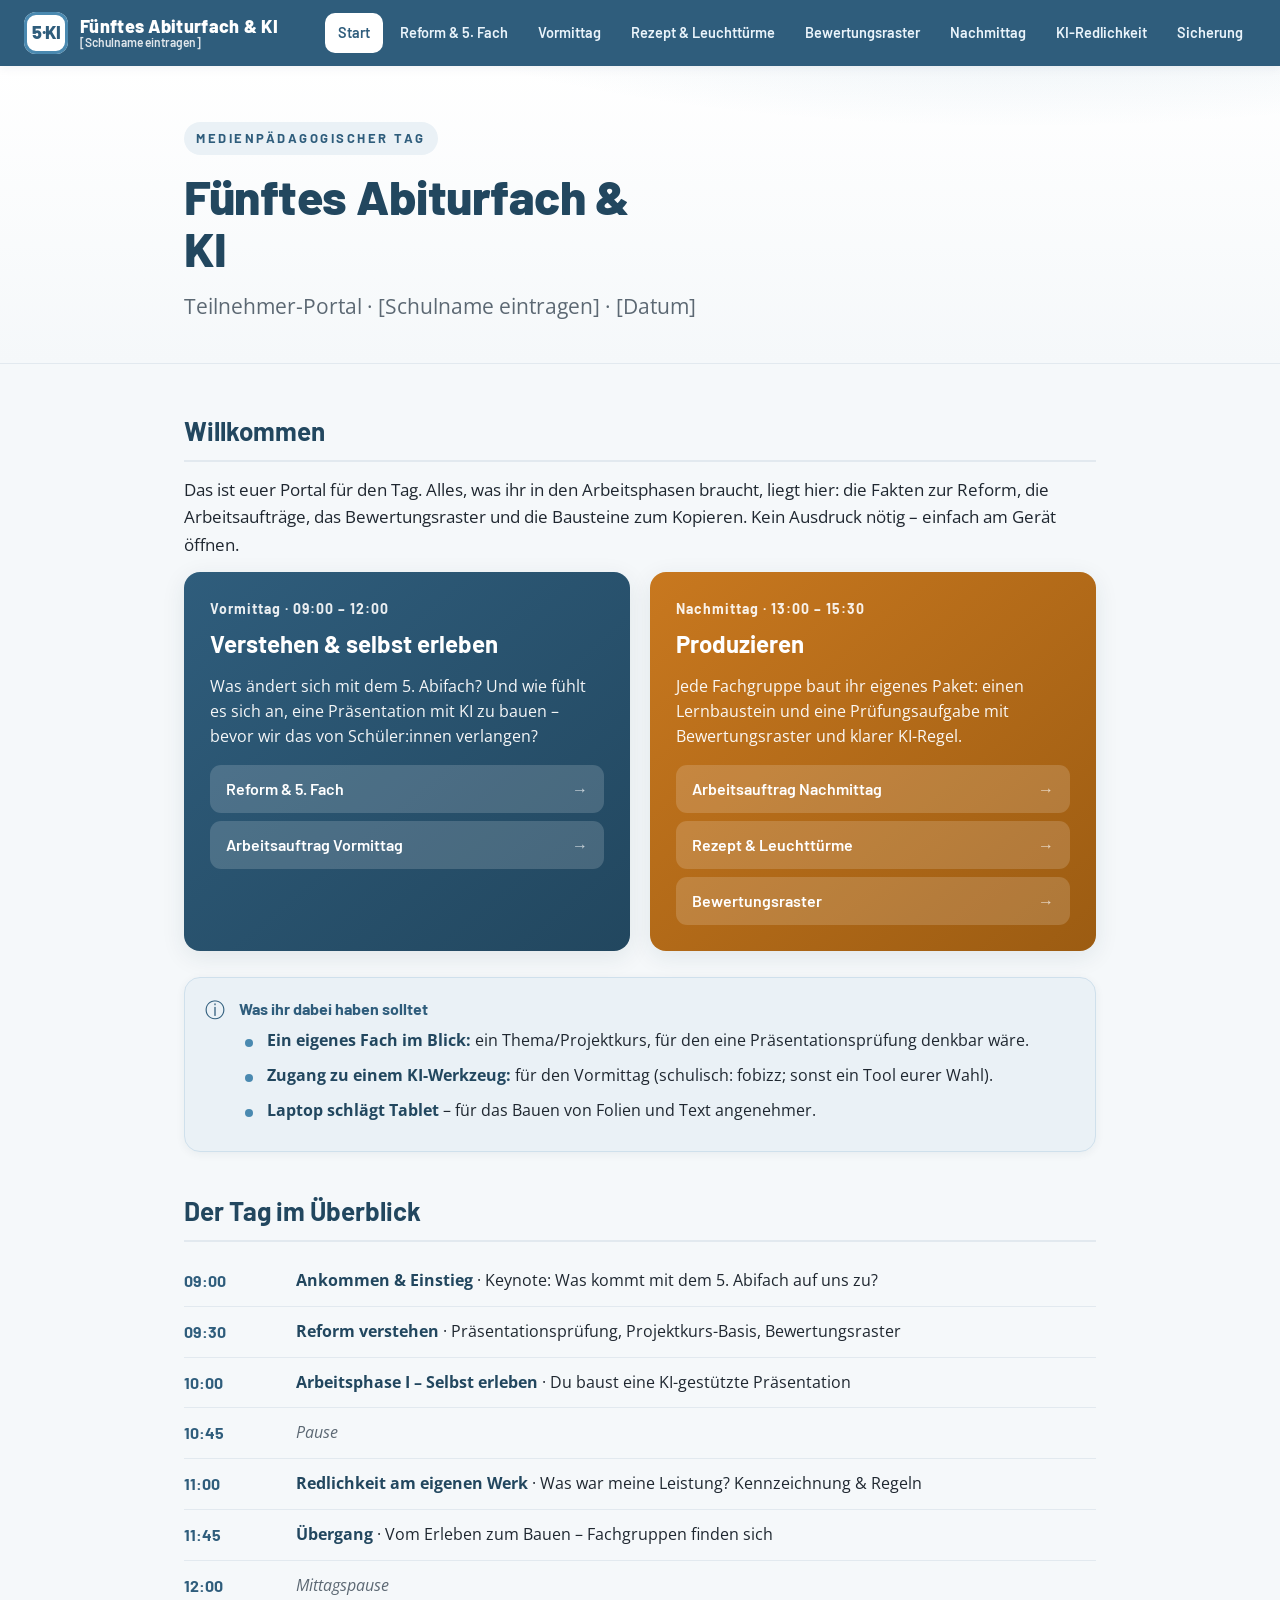
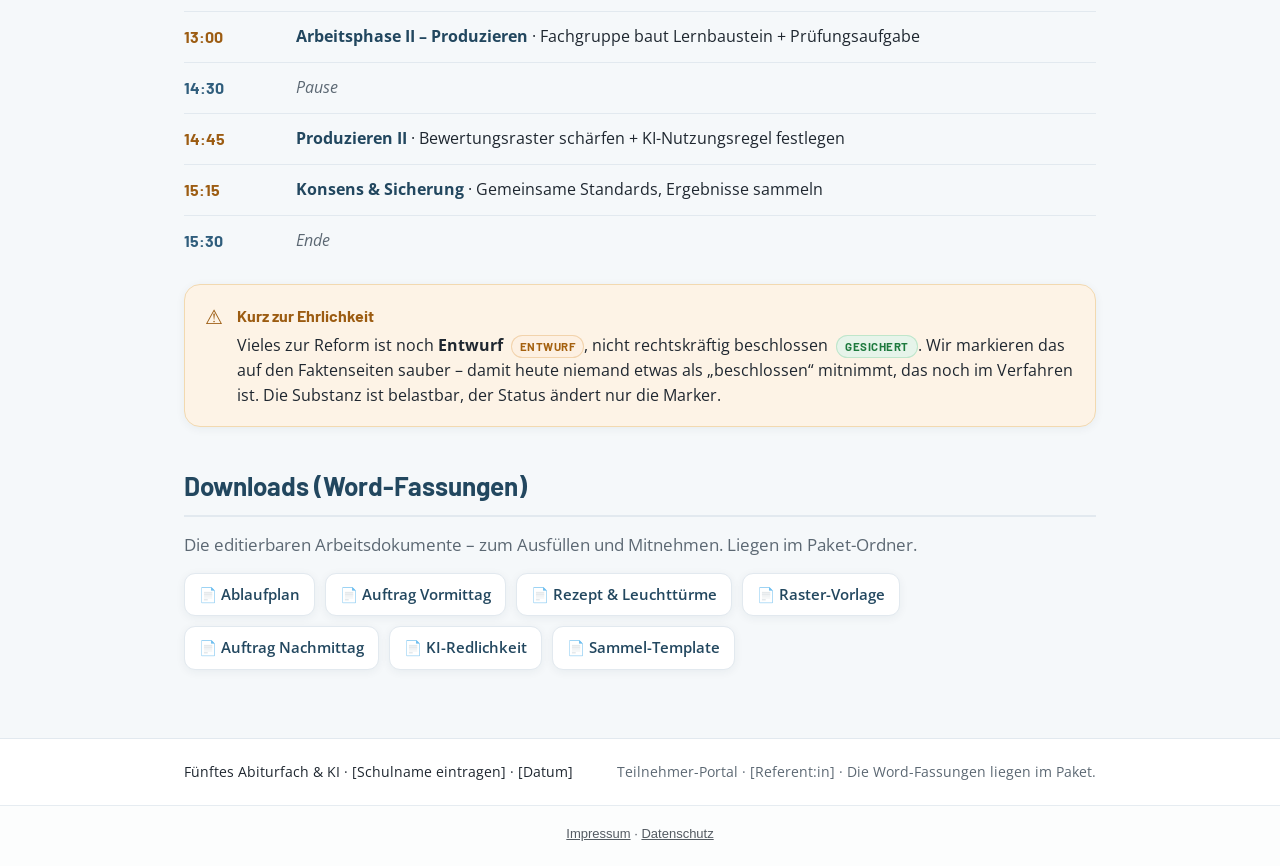
<file: index.html>
<!DOCTYPE html>
<html lang="de">
<head>
<meta charset="UTF-8">
<meta name="viewport" content="width=device-width, initial-scale=1.0">
<title>Start · Fünftes Abiturfach & KI</title>
<link rel="preconnect" href="https://fonts.googleapis.com">
<link rel="preconnect" href="https://fonts.gstatic.com" crossorigin>
<link href="https://fonts.googleapis.com/css2?family=Barlow:wght@500;600;700;800&family=Open+Sans:wght@400;600;700&display=swap" rel="stylesheet">
<link rel="stylesheet" href="style.css">
<style>:root{--brand:#2f5d7c;--brand-d:#22475f;--brand-b:#4a89b0;--accent:#c8781f;--accent-d:#9c5c12;}</style>
</head>
<body>
<header class="topbar">
  <a class='brand' href='/'>
    <span class="mark">5·KI</span>
    <span class="brandtext"><b>Fünftes Abiturfach & KI</b><small>[Schulname eintragen]</small></span>
  </a>
  <button class="burger" aria-label="Menü" data-burger><span></span><span></span><span></span></button>
  <nav class="mainnav" data-nav><a class='active' href='/'>Start</a><a class href='/reform-fakten'>Reform & 5. Fach</a><a class href='/vormittag-auftrag'>Vormittag</a><a class href='/rezept-leuchttuerme'>Rezept & Leuchttürme</a><a class href='/raster'>Bewertungsraster</a><a class href='/nachmittag-auftrag'>Nachmittag</a><a class href='/ki-redlichkeit'>KI-Redlichkeit</a><a class href='/sammel-reflexion'>Sicherung</a></nav>
</header>
<main>
  <section class="hero">
    <div class="wrap">
      <div class="kicker">Medienpädagogischer Tag</div>
      <h1>Fünftes Abiturfach & KI</h1>
      <p class="lead">Teilnehmer-Portal · [Schulname eintragen] · [Datum]</p>
    </div>
  </section>
  <div class="wrap content">
<h2>Willkommen</h2><p>Das ist euer Portal für den Tag. Alles, was ihr in den Arbeitsphasen braucht, liegt hier: die Fakten zur Reform, die Arbeitsaufträge, das Bewertungsraster und die Bausteine zum Kopieren. Kein Ausdruck nötig – einfach am Gerät öffnen.</p><div class="overview">  <div class="phasebox vm">    <div class="ph-time">Vormittag · 09:00 – 12:00</div>    <h2>Verstehen &amp; selbst erleben</h2>    <p>Was ändert sich mit dem 5. Abifach? Und wie fühlt es sich an, eine Präsentation mit KI zu bauen – bevor wir das von Schüler:innen verlangen?</p>    <div class="links">      <a href='/reform-fakten'>Reform &amp; 5. Fach <span>→</span></a>      <a href='/vormittag-auftrag'>Arbeitsauftrag Vormittag <span>→</span></a>    </div></div>  <div class="phasebox nm">    <div class="ph-time">Nachmittag · 13:00 – 15:30</div>    <h2>Produzieren</h2>    <p>Jede Fachgruppe baut ihr eigenes Paket: einen Lernbaustein und eine Prüfungsaufgabe mit Bewertungsraster und klarer KI-Regel.</p>    <div class="links">      <a href='/nachmittag-auftrag'>Arbeitsauftrag Nachmittag <span>→</span></a>      <a href='/rezept-leuchttuerme'>Rezept &amp; Leuchttürme <span>→</span></a>      <a href='/raster'>Bewertungsraster <span>→</span></a>    </div></div></div><div class="callout info"><div class="callout-icon">ⓘ</div><div class="callout-body"><h4>Was ihr dabei haben solltet</h4><ul><li><b>Ein eigenes Fach im Blick:</b> ein Thema/Projektkurs, für den eine Präsentationsprüfung denkbar wäre.</li><li><b>Zugang zu einem KI-Werkzeug:</b> für den Vormittag (schulisch: fobizz; sonst ein Tool eurer Wahl).</li><li><b>Laptop schlägt Tablet</b> – für das Bauen von Folien und Text angenehmer.</li></ul></div></div><h2>Der Tag im Überblick</h2><div class="timeline"><div class="tl-row vm"><div class="tl-time">09:00</div><div class="tl-what"><b>Ankommen &amp; Einstieg</b> · Keynote: Was kommt mit dem 5. Abifach auf uns zu?</div></div><div class="tl-row vm"><div class="tl-time">09:30</div><div class="tl-what"><b>Reform verstehen</b> · Präsentationsprüfung, Projektkurs-Basis, Bewertungsraster</div></div><div class="tl-row vm"><div class="tl-time">10:00</div><div class="tl-what"><b>Arbeitsphase I – Selbst erleben</b> · Du baust eine KI-gestützte Präsentation</div></div><div class="tl-row brk"><div class="tl-time">10:45</div><div class="tl-what">Pause</div></div><div class="tl-row vm"><div class="tl-time">11:00</div><div class="tl-what"><b>Redlichkeit am eigenen Werk</b> · Was war meine Leistung? Kennzeichnung &amp; Regeln</div></div><div class="tl-row vm"><div class="tl-time">11:45</div><div class="tl-what"><b>Übergang</b> · Vom Erleben zum Bauen – Fachgruppen finden sich</div></div><div class="tl-row brk"><div class="tl-time">12:00</div><div class="tl-what">Mittagspause</div></div><div class="tl-row nm"><div class="tl-time">13:00</div><div class="tl-what"><b>Arbeitsphase II – Produzieren</b> · Fachgruppe baut Lernbaustein + Prüfungsaufgabe</div></div><div class="tl-row brk"><div class="tl-time">14:30</div><div class="tl-what">Pause</div></div><div class="tl-row nm"><div class="tl-time">14:45</div><div class="tl-what"><b>Produzieren II</b> · Bewertungsraster schärfen + KI-Nutzungsregel festlegen</div></div><div class="tl-row nm"><div class="tl-time">15:15</div><div class="tl-what"><b>Konsens &amp; Sicherung</b> · Gemeinsame Standards, Ergebnisse sammeln</div></div><div class="tl-row brk"><div class="tl-time">15:30</div><div class="tl-what">Ende</div></div></div><div class="callout warn"><div class="callout-icon">⚠️</div><div class="callout-body"><h4>Kurz zur Ehrlichkeit</h4><p>Vieles zur Reform ist noch <b>Entwurf</b> <span class="badge draft">Entwurf</span>, nicht rechtskräftig beschlossen <span class="badge ok">gesichert</span>. Wir markieren das auf den Faktenseiten sauber – damit heute niemand etwas als „beschlossen“ mitnimmt, das noch im Verfahren ist. Die Substanz ist belastbar, der Status ändert nur die Marker.</p></div></div><h2>Downloads (Word-Fassungen)</h2><p class="muted">Die editierbaren Arbeitsdokumente – zum Ausfüllen und Mitnehmen. Liegen im Paket-Ordner.</p><div class="dl-row">  <a href="2_Ablaufplan.docx">📄 Ablaufplan</a>  <a href="3_Arbeitsauftrag_Vormittag.docx">📄 Auftrag Vormittag</a>  <a href="4_Rezept_und_Leuchttuerme.docx">📄 Rezept &amp; Leuchttürme</a>  <a href="5_Bewertungsraster_Vorlage.docx">📄 Raster-Vorlage</a>  <a href="6_Arbeitsauftrag_Nachmittag.docx">📄 Auftrag Nachmittag</a>  <a href="7_KI-Redlichkeit_Leitfaden.docx">📄 KI-Redlichkeit</a>  <a href="8_Sammel-und-Reflexions-Template.docx">📄 Sammel-Template</a></div>
  </div>
</main>
<footer>
  <div class="wrap">
    <span>Fünftes Abiturfach & KI · [Schulname eintragen] · [Datum]</span>
    <span class="muted">Teilnehmer-Portal · [Referent:in] · Die Word-Fassungen liegen im Paket.</span>
  </div>
</footer>
<script src="app.js"></script>
<!-- rechtliches --><style>.erik-recht{font:13px/1.5 -apple-system,BlinkMacSystemFont,"Segoe UI",Roboto,sans-serif;text-align:center;padding:18px 12px 22px;opacity:.75}.erik-recht a{color:inherit}@media print{.erik-recht{display:none}}</style><footer class="erik-recht"><a href="https://erikdahlmann.github.io/impressum.html">Impressum</a> · <a href="https://erikdahlmann.github.io/datenschutz.html">Datenschutz</a></footer><!-- /rechtliches --></body>
</html>
</file>
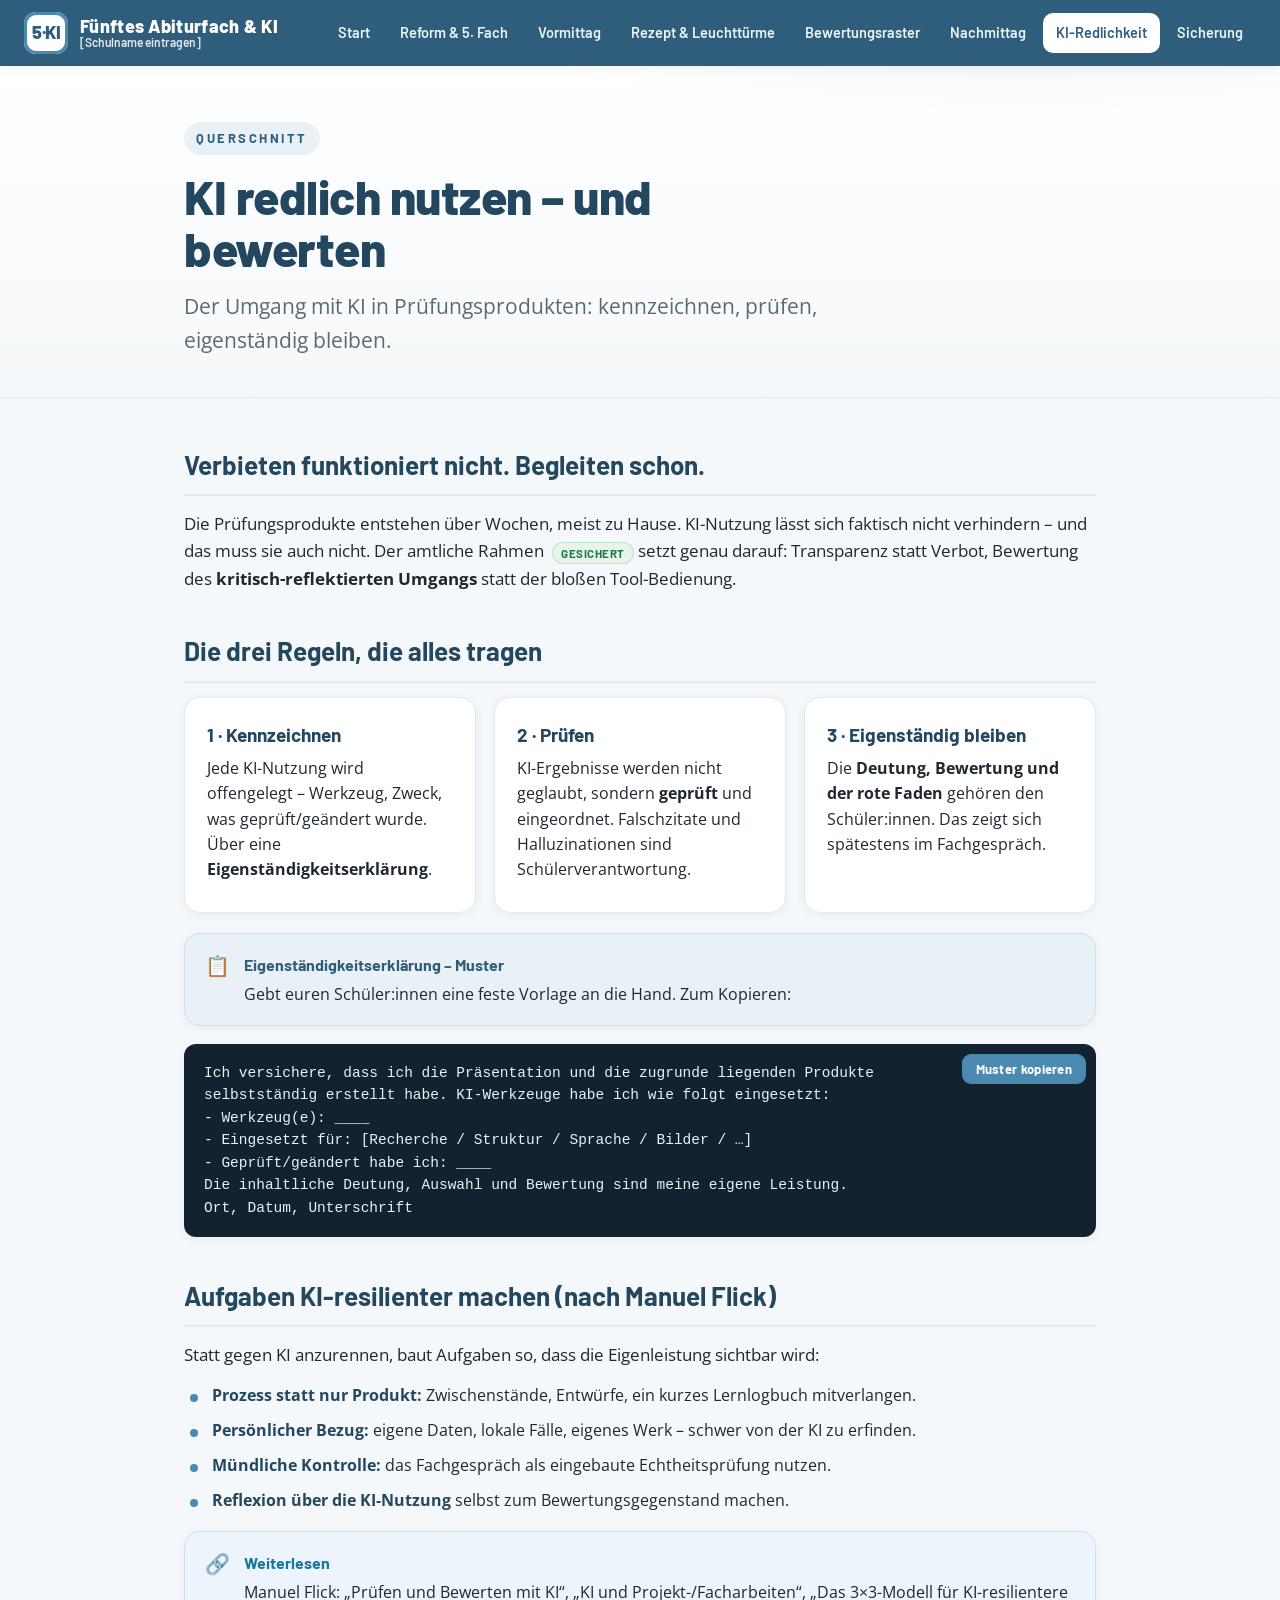
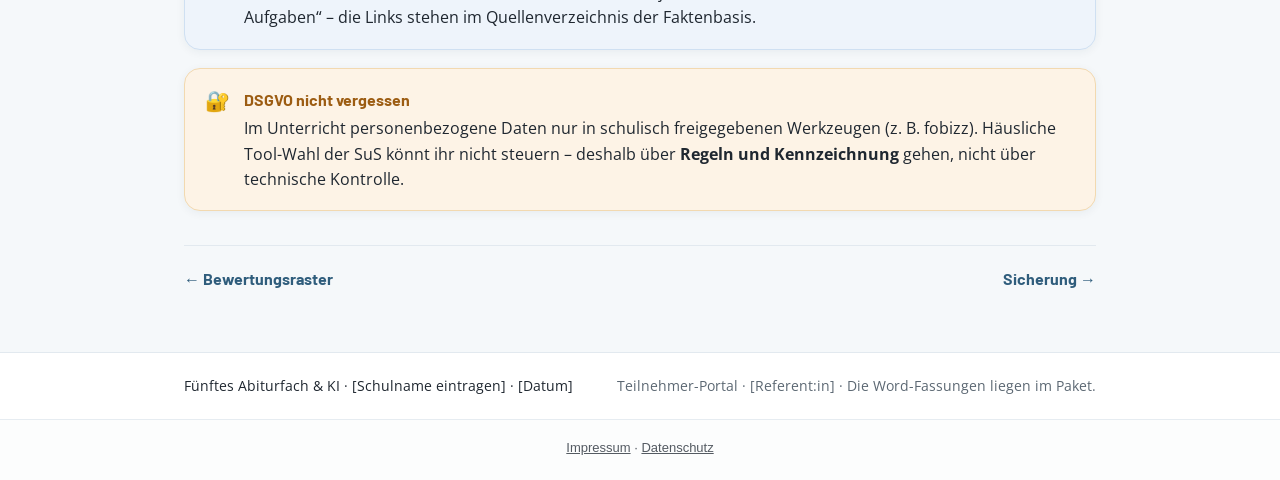
<file: ki-redlichkeit.html>
<!DOCTYPE html>
<html lang="de">
<head>
<meta charset="UTF-8">
<meta name="viewport" content="width=device-width, initial-scale=1.0">
<title>KI-Redlichkeit · Fünftes Abiturfach & KI</title>
<link rel="preconnect" href="https://fonts.googleapis.com">
<link rel="preconnect" href="https://fonts.gstatic.com" crossorigin>
<link href="https://fonts.googleapis.com/css2?family=Barlow:wght@500;600;700;800&family=Open+Sans:wght@400;600;700&display=swap" rel="stylesheet">
<link rel="stylesheet" href="style.css">
<style>:root{--brand:#2f5d7c;--brand-d:#22475f;--brand-b:#4a89b0;--accent:#c8781f;--accent-d:#9c5c12;}</style>
</head>
<body>
<header class="topbar">
  <a class='brand' href='/'>
    <span class="mark">5·KI</span>
    <span class="brandtext"><b>Fünftes Abiturfach & KI</b><small>[Schulname eintragen]</small></span>
  </a>
  <button class="burger" aria-label="Menü" data-burger><span></span><span></span><span></span></button>
  <nav class="mainnav" data-nav><a class href='/'>Start</a><a class href='/reform-fakten'>Reform & 5. Fach</a><a class href='/vormittag-auftrag'>Vormittag</a><a class href='/rezept-leuchttuerme'>Rezept & Leuchttürme</a><a class href='/raster'>Bewertungsraster</a><a class href='/nachmittag-auftrag'>Nachmittag</a><a class='active' href='/ki-redlichkeit'>KI-Redlichkeit</a><a class href='/sammel-reflexion'>Sicherung</a></nav>
</header>
<main>
  <section class="hero">
    <div class="wrap">
      <div class="kicker">Querschnitt</div>
      <h1>KI redlich nutzen – und bewerten</h1>
      <p class="lead">Der Umgang mit KI in Prüfungsprodukten: kennzeichnen, prüfen, eigenständig bleiben.</p>
    </div>
  </section>
  <div class="wrap content">
<h2>Verbieten funktioniert nicht. Begleiten schon.</h2><p>Die Prüfungsprodukte entstehen über Wochen, meist zu Hause. KI-Nutzung lässt sich faktisch nicht verhindern – und das muss sie auch nicht. Der amtliche Rahmen <span class="badge ok">gesichert</span> setzt genau darauf: Transparenz statt Verbot, Bewertung des <b>kritisch-reflektierten Umgangs</b> statt der bloßen Tool-Bedienung.</p><h2>Die drei Regeln, die alles tragen</h2><div class="grid cols-3">  <div class="card"><h3>1 · Kennzeichnen</h3><p>Jede KI-Nutzung wird offengelegt – Werkzeug, Zweck, was geprüft/geändert wurde. Über eine <b>Eigenständigkeitserklärung</b>.</p></div>  <div class="card"><h3>2 · Prüfen</h3><p>KI-Ergebnisse werden nicht geglaubt, sondern <b>geprüft</b> und eingeordnet. Falschzitate und Halluzinationen sind Schülerverantwortung.</p></div>  <div class="card"><h3>3 · Eigenständig bleiben</h3><p>Die <b>Deutung, Bewertung und der rote Faden</b> gehören den Schüler:innen. Das zeigt sich spätestens im Fachgespräch.</p></div></div><div class="callout info"><div class="callout-icon">📋</div><div class="callout-body"><h4>Eigenständigkeitserklärung – Muster</h4><p>Gebt euren Schüler:innen eine feste Vorlage an die Hand. Zum Kopieren:</p></div></div><div class="codewrap"><button class="copybtn" data-copy>Muster kopieren</button><pre><code>Ich versichere, dass ich die Präsentation und die zugrunde liegenden Produkte
selbstständig erstellt habe. KI-Werkzeuge habe ich wie folgt eingesetzt:
- Werkzeug(e): ____
- Eingesetzt für: [Recherche / Struktur / Sprache / Bilder / …]
- Geprüft/geändert habe ich: ____
Die inhaltliche Deutung, Auswahl und Bewertung sind meine eigene Leistung.
Ort, Datum, Unterschrift</code></pre></div><h2>Aufgaben KI-resilienter machen (nach Manuel Flick)</h2><p>Statt gegen KI anzurennen, baut Aufgaben so, dass die Eigenleistung sichtbar wird:</p><ul>  <li><b>Prozess statt nur Produkt:</b> Zwischenstände, Entwürfe, ein kurzes Lernlogbuch mitverlangen.</li>  <li><b>Persönlicher Bezug:</b> eigene Daten, lokale Fälle, eigenes Werk – schwer von der KI zu erfinden.</li>  <li><b>Mündliche Kontrolle:</b> das Fachgespräch als eingebaute Echtheitsprüfung nutzen.</li>  <li><b>Reflexion über die KI-Nutzung</b> selbst zum Bewertungsgegenstand machen.</li></ul><div class="callout tip"><div class="callout-icon">🔗</div><div class="callout-body"><h4>Weiterlesen</h4><p>Manuel Flick: „Prüfen und Bewerten mit KI“, „KI und Projekt-/Facharbeiten“, „Das 3×3-Modell für KI-resilientere Aufgaben“ – die Links stehen im Quellenverzeichnis der Faktenbasis.</p></div></div><div class="callout warn"><div class="callout-icon">🔐</div><div class="callout-body"><h4>DSGVO nicht vergessen</h4><p>Im Unterricht personenbezogene Daten nur in schulisch freigegebenen Werkzeugen (z. B. fobizz). Häusliche Tool-Wahl der SuS könnt ihr nicht steuern – deshalb über <b>Regeln und Kennzeichnung</b> gehen, nicht über technische Kontrolle.</p></div></div><div class="nextrow"><a href='/raster'>← Bewertungsraster</a><a href='/sammel-reflexion'>Sicherung →</a></div>
  </div>
</main>
<footer>
  <div class="wrap">
    <span>Fünftes Abiturfach & KI · [Schulname eintragen] · [Datum]</span>
    <span class="muted">Teilnehmer-Portal · [Referent:in] · Die Word-Fassungen liegen im Paket.</span>
  </div>
</footer>
<script src="app.js"></script>
<!-- rechtliches --><style>.erik-recht{font:13px/1.5 -apple-system,BlinkMacSystemFont,"Segoe UI",Roboto,sans-serif;text-align:center;padding:18px 12px 22px;opacity:.75}.erik-recht a{color:inherit}@media print{.erik-recht{display:none}}</style><footer class="erik-recht"><a href="https://erikdahlmann.github.io/impressum.html">Impressum</a> · <a href="https://erikdahlmann.github.io/datenschutz.html">Datenschutz</a></footer><!-- /rechtliches --></body>
</html>
</file>
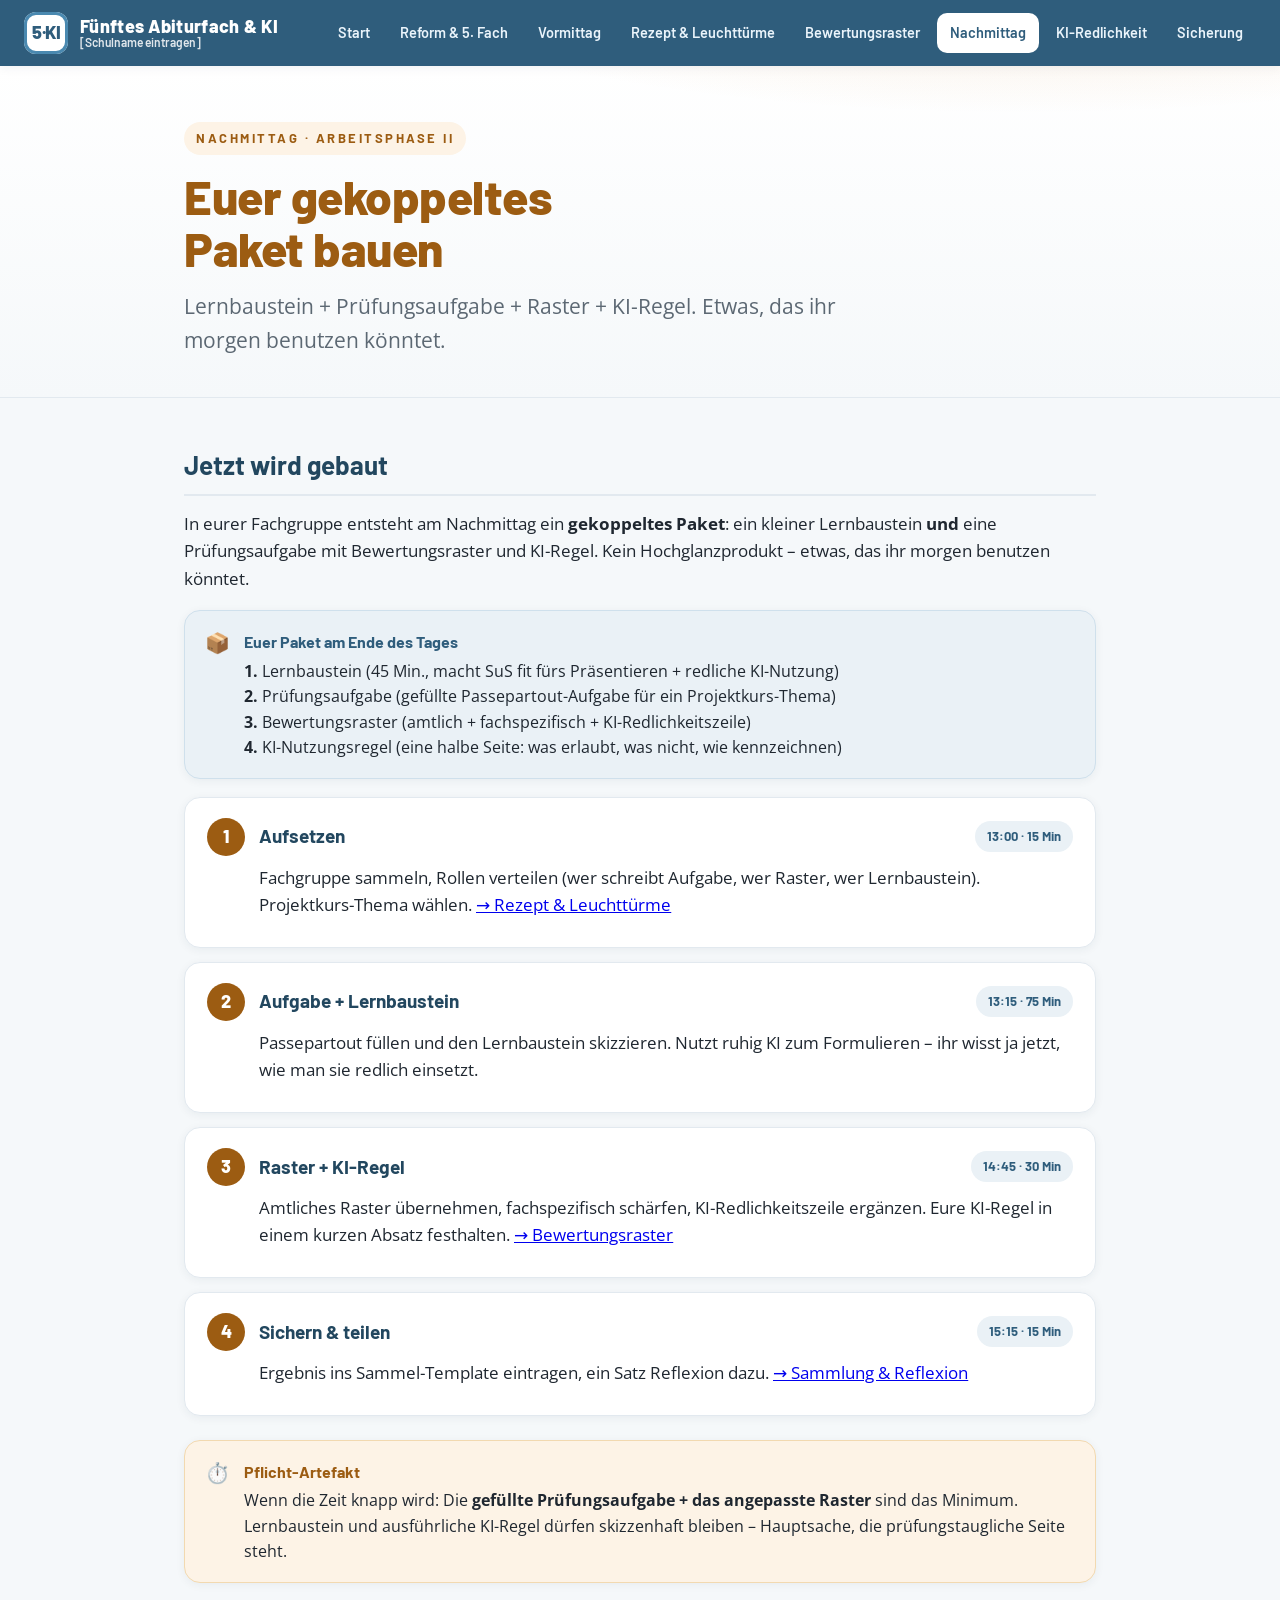
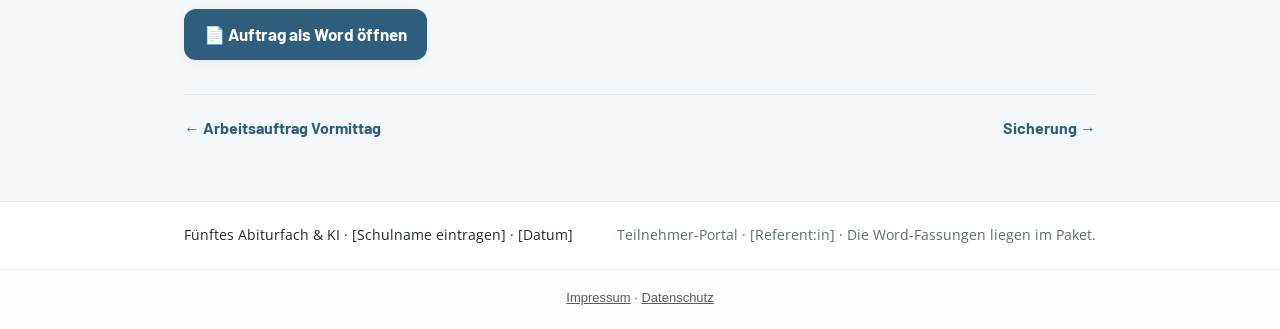
<file: nachmittag-auftrag.html>
<!DOCTYPE html>
<html lang="de">
<head>
<meta charset="UTF-8">
<meta name="viewport" content="width=device-width, initial-scale=1.0">
<title>Arbeitsauftrag Nachmittag · Fünftes Abiturfach & KI</title>
<link rel="preconnect" href="https://fonts.googleapis.com">
<link rel="preconnect" href="https://fonts.gstatic.com" crossorigin>
<link href="https://fonts.googleapis.com/css2?family=Barlow:wght@500;600;700;800&family=Open+Sans:wght@400;600;700&display=swap" rel="stylesheet">
<link rel="stylesheet" href="style.css">
<style>:root{--brand:#2f5d7c;--brand-d:#22475f;--brand-b:#4a89b0;--accent:#c8781f;--accent-d:#9c5c12;}</style>
</head>
<body class="phase-produzieren">
<header class="topbar">
  <a class='brand' href='/'>
    <span class="mark">5·KI</span>
    <span class="brandtext"><b>Fünftes Abiturfach & KI</b><small>[Schulname eintragen]</small></span>
  </a>
  <button class="burger" aria-label="Menü" data-burger><span></span><span></span><span></span></button>
  <nav class="mainnav" data-nav><a class href='/'>Start</a><a class href='/reform-fakten'>Reform & 5. Fach</a><a class href='/vormittag-auftrag'>Vormittag</a><a class href='/rezept-leuchttuerme'>Rezept & Leuchttürme</a><a class href='/raster'>Bewertungsraster</a><a class='active' href='/nachmittag-auftrag'>Nachmittag</a><a class href='/ki-redlichkeit'>KI-Redlichkeit</a><a class href='/sammel-reflexion'>Sicherung</a></nav>
</header>
<main>
  <section class="hero">
    <div class="wrap">
      <div class="kicker">Nachmittag · Arbeitsphase II</div>
      <h1>Euer gekoppeltes Paket bauen</h1>
      <p class="lead">Lernbaustein + Prüfungsaufgabe + Raster + KI-Regel. Etwas, das ihr morgen benutzen könntet.</p>
    </div>
  </section>
  <div class="wrap content">
<h2>Jetzt wird gebaut</h2><p>In eurer Fachgruppe entsteht am Nachmittag ein <b>gekoppeltes Paket</b>: ein kleiner Lernbaustein <b>und</b> eine Prüfungsaufgabe mit Bewertungsraster und KI-Regel. Kein Hochglanzprodukt – etwas, das ihr morgen benutzen könntet.</p><div class="callout info"><div class="callout-icon">📦</div><div class="callout-body"><h4>Euer Paket am Ende des Tages</h4><p><b>1.</b> Lernbaustein (45 Min., macht SuS fit fürs Präsentieren + redliche KI-Nutzung)<br><b>2.</b> Prüfungsaufgabe (gefüllte Passepartout-Aufgabe für ein Projektkurs-Thema)<br><b>3.</b> Bewertungsraster (amtlich + fachspezifisch + KI-Redlichkeitszeile)<br><b>4.</b> KI-Nutzungsregel (eine halbe Seite: was erlaubt, was nicht, wie kennzeichnen)</p></div></div><ol class="steps">  <li><div class="step-head"><span class="step-num">1</span><h3>Aufsetzen</h3><span class="time">13:00 · 15 Min</span></div>    <div class="step-body"><p>Fachgruppe sammeln, Rollen verteilen (wer schreibt Aufgabe, wer Raster, wer Lernbaustein). Projektkurs-Thema wählen. <a href='/rezept-leuchttuerme'>→ Rezept &amp; Leuchttürme</a></p></div></li>  <li><div class="step-head"><span class="step-num">2</span><h3>Aufgabe + Lernbaustein</h3><span class="time">13:15 · 75 Min</span></div>    <div class="step-body"><p>Passepartout füllen und den Lernbaustein skizzieren. Nutzt ruhig KI zum Formulieren – ihr wisst ja jetzt, wie man sie redlich einsetzt.</p></div></li>  <li><div class="step-head"><span class="step-num">3</span><h3>Raster + KI-Regel</h3><span class="time">14:45 · 30 Min</span></div>    <div class="step-body"><p>Amtliches Raster übernehmen, fachspezifisch schärfen, KI-Redlichkeitszeile ergänzen. Eure KI-Regel in einem kurzen Absatz festhalten. <a href='/raster'>→ Bewertungsraster</a></p></div></li>  <li><div class="step-head"><span class="step-num">4</span><h3>Sichern &amp; teilen</h3><span class="time">15:15 · 15 Min</span></div>    <div class="step-body"><p>Ergebnis ins Sammel-Template eintragen, ein Satz Reflexion dazu. <a href='/sammel-reflexion'>→ Sammlung &amp; Reflexion</a></p></div></li></ol><div class="callout warn"><div class="callout-icon">⏱️</div><div class="callout-body"><h4>Pflicht-Artefakt</h4><p>Wenn die Zeit knapp wird: Die <b>gefüllte Prüfungsaufgabe + das angepasste Raster</b> sind das Minimum. Lernbaustein und ausführliche KI-Regel dürfen skizzenhaft bleiben – Hauptsache, die prüfungstaugliche Seite steht.</p></div></div><p><a class="pagelink" href="6_Arbeitsauftrag_Nachmittag.docx">📄 Auftrag als Word öffnen</a></p><div class="nextrow"><a href='/vormittag-auftrag'>← Arbeitsauftrag Vormittag</a><a href='/sammel-reflexion'>Sicherung →</a></div>
  </div>
</main>
<footer>
  <div class="wrap">
    <span>Fünftes Abiturfach & KI · [Schulname eintragen] · [Datum]</span>
    <span class="muted">Teilnehmer-Portal · [Referent:in] · Die Word-Fassungen liegen im Paket.</span>
  </div>
</footer>
<script src="app.js"></script>
<!-- rechtliches --><style>.erik-recht{font:13px/1.5 -apple-system,BlinkMacSystemFont,"Segoe UI",Roboto,sans-serif;text-align:center;padding:18px 12px 22px;opacity:.75}.erik-recht a{color:inherit}@media print{.erik-recht{display:none}}</style><footer class="erik-recht"><a href="https://erikdahlmann.github.io/impressum.html">Impressum</a> · <a href="https://erikdahlmann.github.io/datenschutz.html">Datenschutz</a></footer><!-- /rechtliches --></body>
</html>
</file>
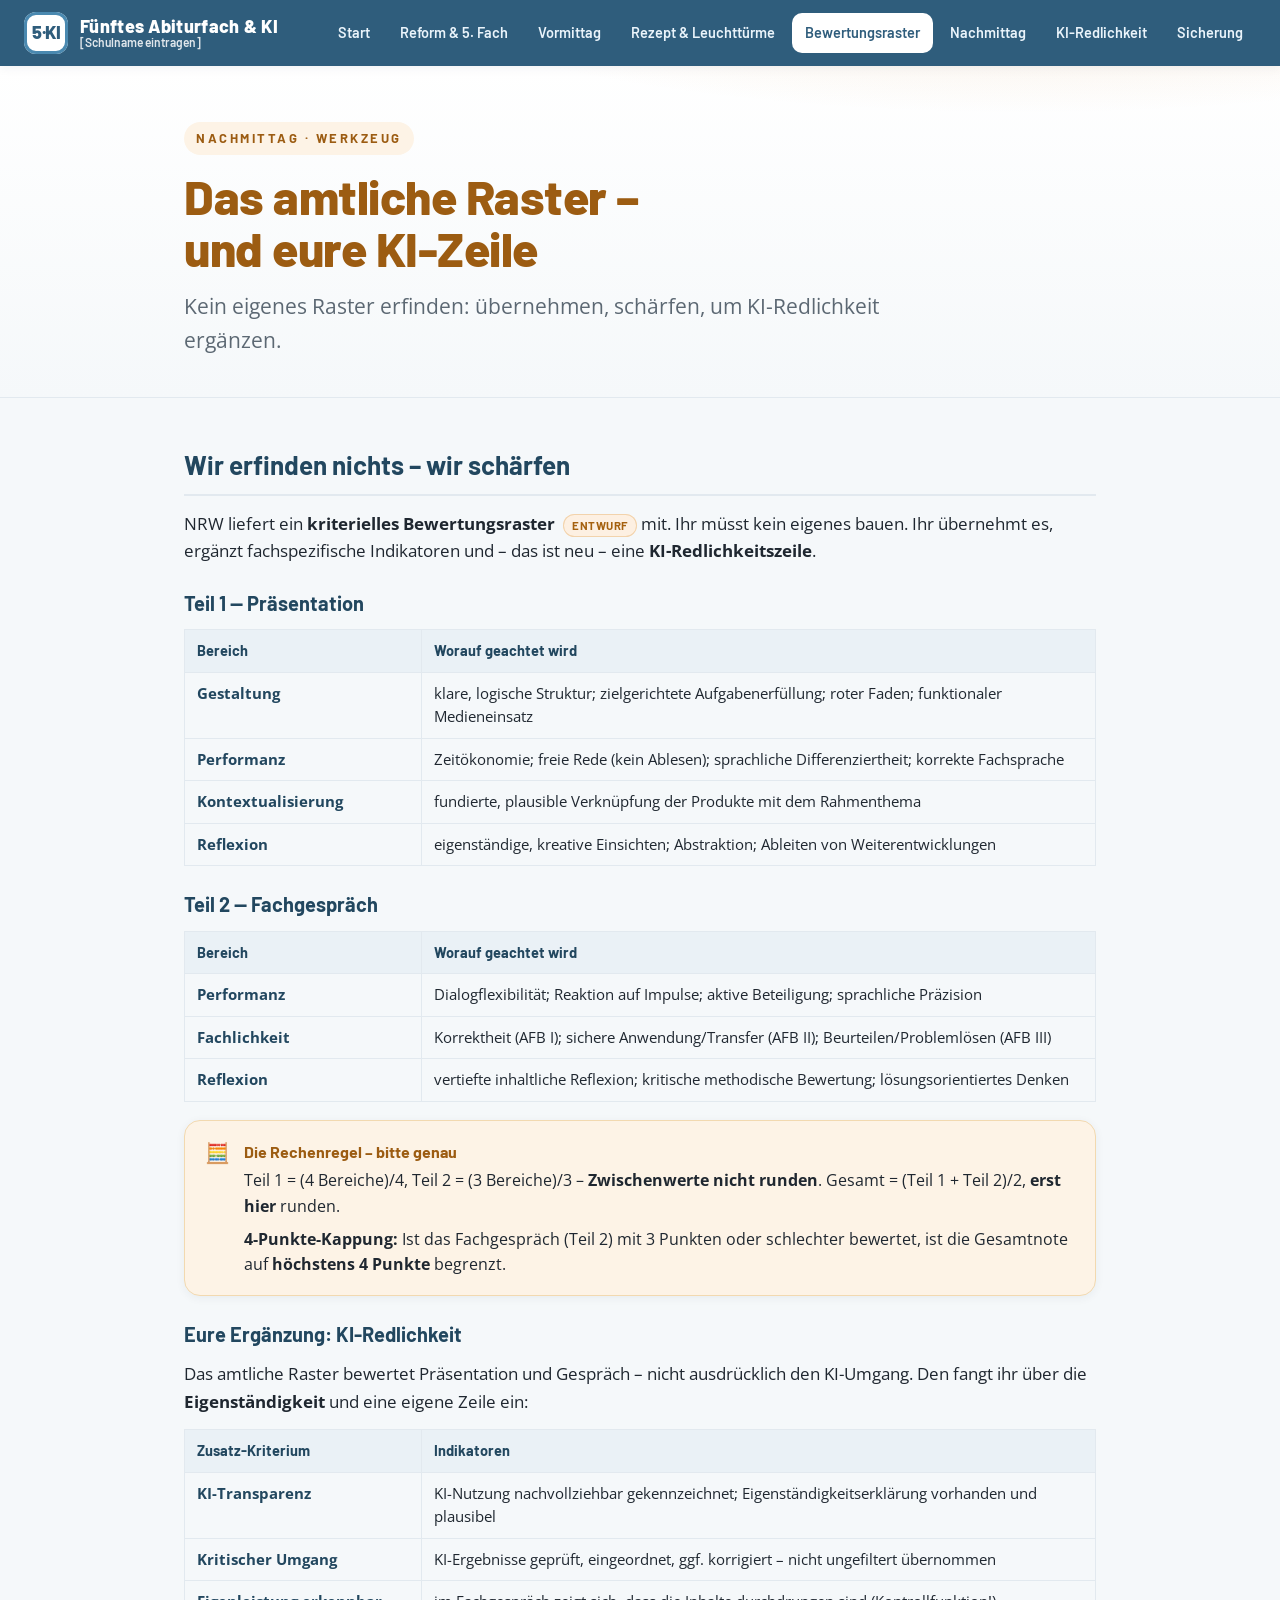
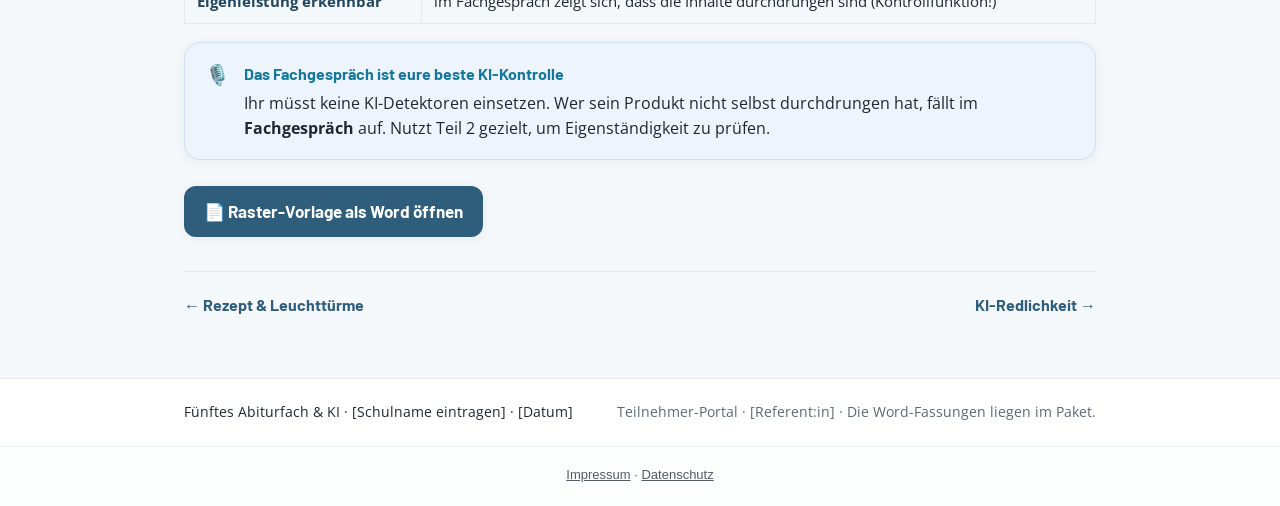
<file: raster.html>
<!DOCTYPE html>
<html lang="de">
<head>
<meta charset="UTF-8">
<meta name="viewport" content="width=device-width, initial-scale=1.0">
<title>Bewertungsraster · Fünftes Abiturfach & KI</title>
<link rel="preconnect" href="https://fonts.googleapis.com">
<link rel="preconnect" href="https://fonts.gstatic.com" crossorigin>
<link href="https://fonts.googleapis.com/css2?family=Barlow:wght@500;600;700;800&family=Open+Sans:wght@400;600;700&display=swap" rel="stylesheet">
<link rel="stylesheet" href="style.css">
<style>:root{--brand:#2f5d7c;--brand-d:#22475f;--brand-b:#4a89b0;--accent:#c8781f;--accent-d:#9c5c12;}</style>
</head>
<body class="phase-produzieren">
<header class="topbar">
  <a class='brand' href='/'>
    <span class="mark">5·KI</span>
    <span class="brandtext"><b>Fünftes Abiturfach & KI</b><small>[Schulname eintragen]</small></span>
  </a>
  <button class="burger" aria-label="Menü" data-burger><span></span><span></span><span></span></button>
  <nav class="mainnav" data-nav><a class href='/'>Start</a><a class href='/reform-fakten'>Reform & 5. Fach</a><a class href='/vormittag-auftrag'>Vormittag</a><a class href='/rezept-leuchttuerme'>Rezept & Leuchttürme</a><a class='active' href='/raster'>Bewertungsraster</a><a class href='/nachmittag-auftrag'>Nachmittag</a><a class href='/ki-redlichkeit'>KI-Redlichkeit</a><a class href='/sammel-reflexion'>Sicherung</a></nav>
</header>
<main>
  <section class="hero">
    <div class="wrap">
      <div class="kicker">Nachmittag · Werkzeug</div>
      <h1>Das amtliche Raster – und eure KI-Zeile</h1>
      <p class="lead">Kein eigenes Raster erfinden: übernehmen, schärfen, um KI-Redlichkeit ergänzen.</p>
    </div>
  </section>
  <div class="wrap content">
<h2>Wir erfinden nichts – wir schärfen</h2><p>NRW liefert ein <b>kriterielles Bewertungsraster</b> <span class="badge draft">Entwurf</span> mit. Ihr müsst kein eigenes bauen. Ihr übernehmt es, ergänzt fachspezifische Indikatoren und – das ist neu – eine <b>KI-Redlichkeitszeile</b>.</p><h3 class="sub">Teil 1 — Präsentation</h3><table class="grid-tbl"><thead><tr><th>Bereich</th><th>Worauf geachtet wird</th></tr></thead><tbody><tr><td>Gestaltung</td><td>klare, logische Struktur; zielgerichtete Aufgabenerfüllung; roter Faden; funktionaler Medieneinsatz</td></tr><tr><td>Performanz</td><td>Zeitökonomie; freie Rede (kein Ablesen); sprachliche Differenziertheit; korrekte Fachsprache</td></tr><tr><td>Kontextualisierung</td><td>fundierte, plausible Verknüpfung der Produkte mit dem Rahmenthema</td></tr><tr><td>Reflexion</td><td>eigenständige, kreative Einsichten; Abstraktion; Ableiten von Weiterentwicklungen</td></tr></tbody></table><h3 class="sub">Teil 2 — Fachgespräch</h3><table class="grid-tbl"><thead><tr><th>Bereich</th><th>Worauf geachtet wird</th></tr></thead><tbody><tr><td>Performanz</td><td>Dialogflexibilität; Reaktion auf Impulse; aktive Beteiligung; sprachliche Präzision</td></tr><tr><td>Fachlichkeit</td><td>Korrektheit (AFB I); sichere Anwendung/Transfer (AFB II); Beurteilen/Problemlösen (AFB III)</td></tr><tr><td>Reflexion</td><td>vertiefte inhaltliche Reflexion; kritische methodische Bewertung; lösungsorientiertes Denken</td></tr></tbody></table><div class="callout warn"><div class="callout-icon">🧮</div><div class="callout-body"><h4>Die Rechenregel – bitte genau</h4><p>Teil 1 = (4 Bereiche)/4, Teil 2 = (3 Bereiche)/3 – <b>Zwischenwerte nicht runden</b>. Gesamt = (Teil 1 + Teil 2)/2, <b>erst hier</b> runden.</p><p style='margin-top:8px'><b>4-Punkte-Kappung:</b> Ist das Fachgespräch (Teil 2) mit 3 Punkten oder schlechter bewertet, ist die Gesamtnote auf <b>höchstens 4 Punkte</b> begrenzt.</p></div></div><h3 class="sub">Eure Ergänzung: KI-Redlichkeit</h3><p>Das amtliche Raster bewertet Präsentation und Gespräch – nicht ausdrücklich den KI-Umgang. Den fangt ihr über die <b>Eigenständigkeit</b> und eine eigene Zeile ein:</p><table class="grid-tbl"><thead><tr><th>Zusatz-Kriterium</th><th>Indikatoren</th></tr></thead><tbody><tr><td>KI-Transparenz</td><td>KI-Nutzung nachvollziehbar gekennzeichnet; Eigenständigkeitserklärung vorhanden und plausibel</td></tr><tr><td>Kritischer Umgang</td><td>KI-Ergebnisse geprüft, eingeordnet, ggf. korrigiert – nicht ungefiltert übernommen</td></tr><tr><td>Eigenleistung erkennbar</td><td>im Fachgespräch zeigt sich, dass die Inhalte durchdrungen sind (Kontrollfunktion!)</td></tr></tbody></table><div class="callout tip"><div class="callout-icon">🎙️</div><div class="callout-body"><h4>Das Fachgespräch ist eure beste KI-Kontrolle</h4><p>Ihr müsst keine KI-Detektoren einsetzen. Wer sein Produkt nicht selbst durchdrungen hat, fällt im <b>Fachgespräch</b> auf. Nutzt Teil 2 gezielt, um Eigenständigkeit zu prüfen.</p></div></div><p><a class="pagelink" href="5_Bewertungsraster_Vorlage.docx">📄 Raster-Vorlage als Word öffnen</a></p><div class="nextrow"><a href='/rezept-leuchttuerme'>← Rezept &amp; Leuchttürme</a><a href='/ki-redlichkeit'>KI-Redlichkeit →</a></div>
  </div>
</main>
<footer>
  <div class="wrap">
    <span>Fünftes Abiturfach & KI · [Schulname eintragen] · [Datum]</span>
    <span class="muted">Teilnehmer-Portal · [Referent:in] · Die Word-Fassungen liegen im Paket.</span>
  </div>
</footer>
<script src="app.js"></script>
<!-- rechtliches --><style>.erik-recht{font:13px/1.5 -apple-system,BlinkMacSystemFont,"Segoe UI",Roboto,sans-serif;text-align:center;padding:18px 12px 22px;opacity:.75}.erik-recht a{color:inherit}@media print{.erik-recht{display:none}}</style><footer class="erik-recht"><a href="https://erikdahlmann.github.io/impressum.html">Impressum</a> · <a href="https://erikdahlmann.github.io/datenschutz.html">Datenschutz</a></footer><!-- /rechtliches --></body>
</html>
</file>
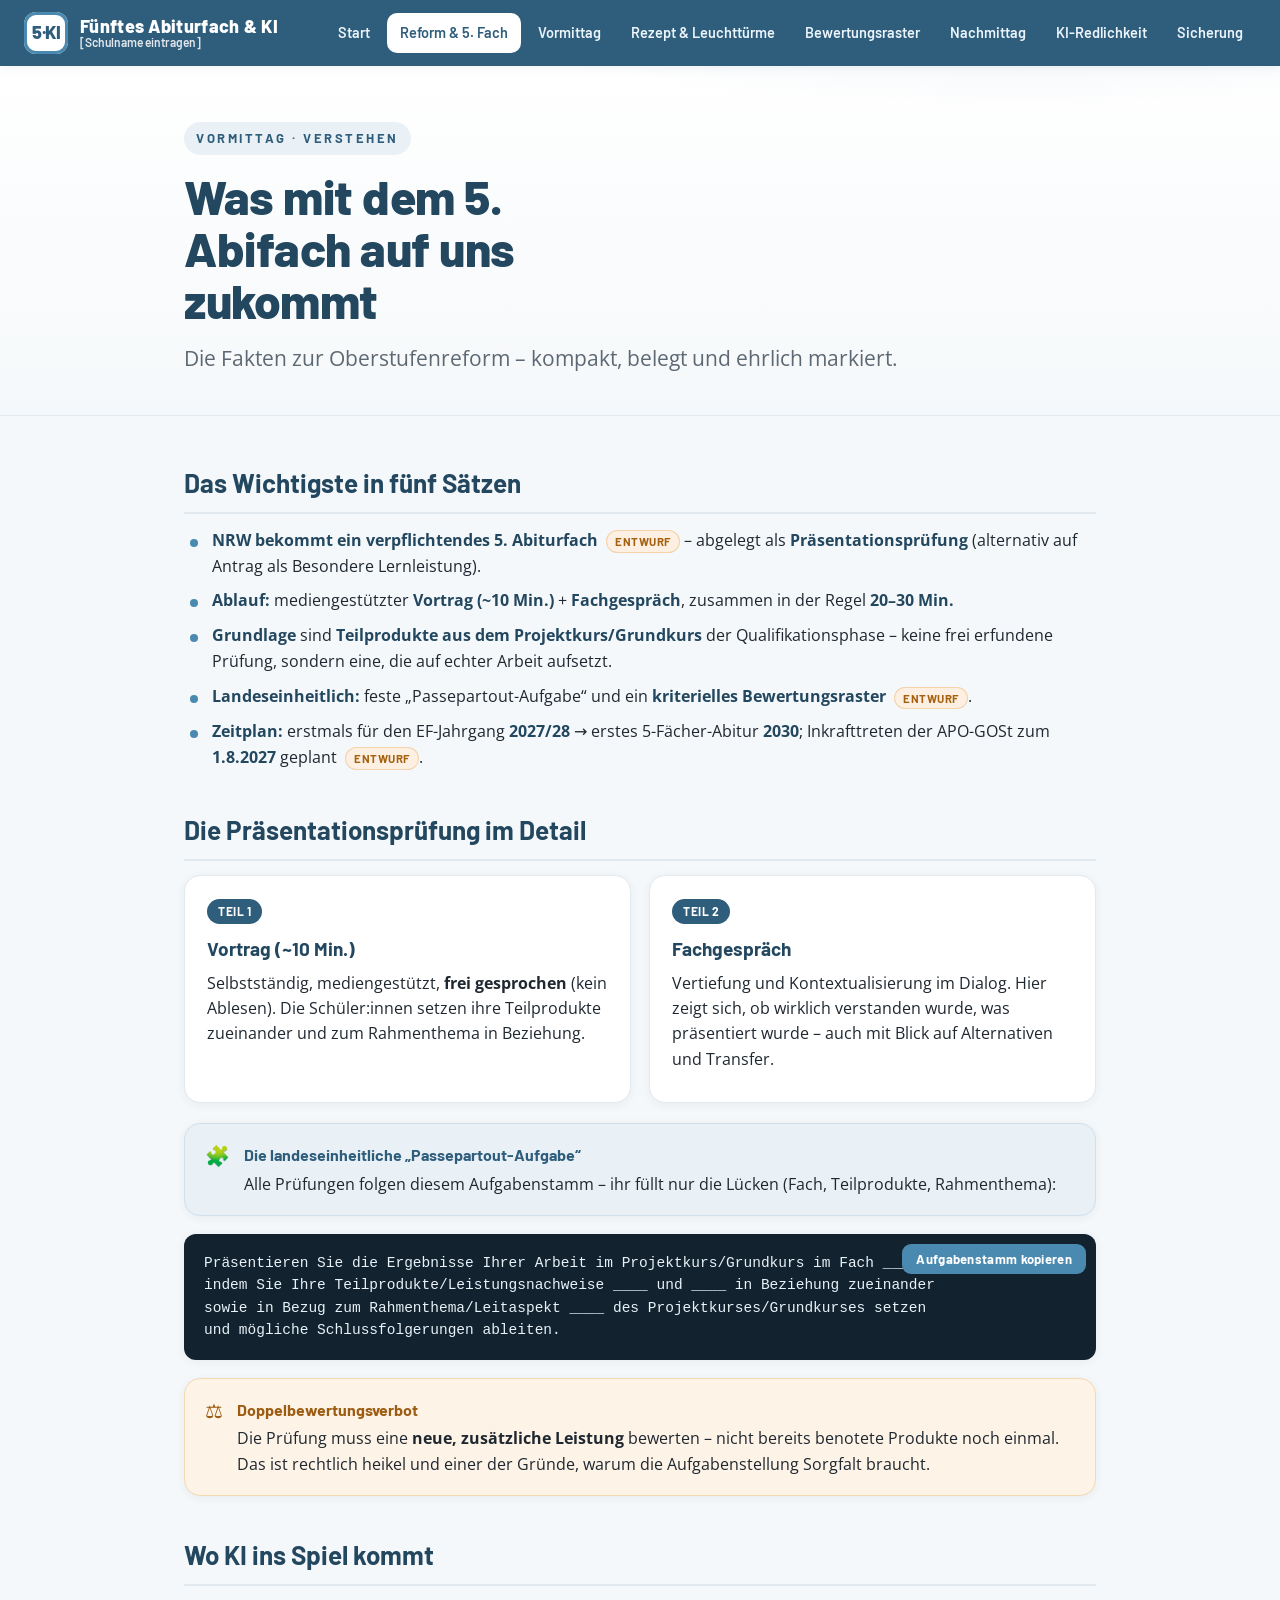
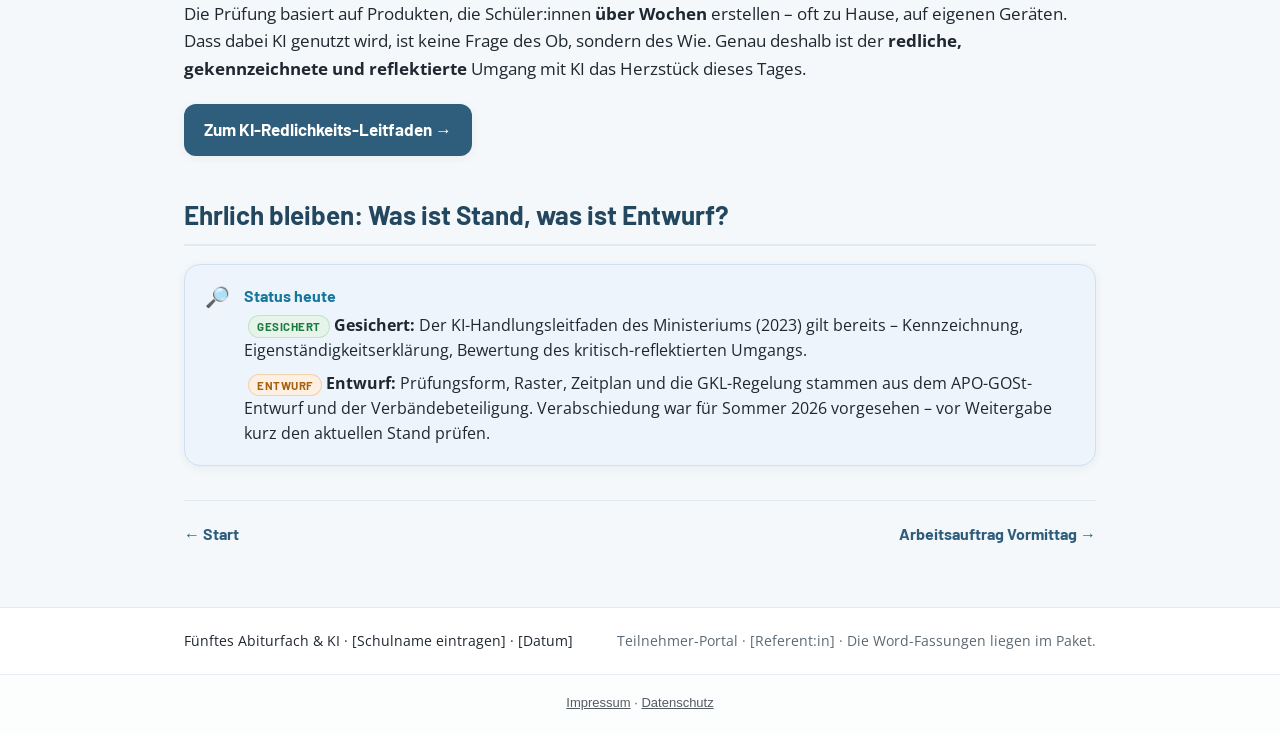
<file: reform-fakten.html>
<!DOCTYPE html>
<html lang="de">
<head>
<meta charset="UTF-8">
<meta name="viewport" content="width=device-width, initial-scale=1.0">
<title>Reform &amp; 5. Fach · Fünftes Abiturfach & KI</title>
<link rel="preconnect" href="https://fonts.googleapis.com">
<link rel="preconnect" href="https://fonts.gstatic.com" crossorigin>
<link href="https://fonts.googleapis.com/css2?family=Barlow:wght@500;600;700;800&family=Open+Sans:wght@400;600;700&display=swap" rel="stylesheet">
<link rel="stylesheet" href="style.css">
<style>:root{--brand:#2f5d7c;--brand-d:#22475f;--brand-b:#4a89b0;--accent:#c8781f;--accent-d:#9c5c12;}</style>
</head>
<body>
<header class="topbar">
  <a class='brand' href='/'>
    <span class="mark">5·KI</span>
    <span class="brandtext"><b>Fünftes Abiturfach & KI</b><small>[Schulname eintragen]</small></span>
  </a>
  <button class="burger" aria-label="Menü" data-burger><span></span><span></span><span></span></button>
  <nav class="mainnav" data-nav><a class href='/'>Start</a><a class='active' href='/reform-fakten'>Reform & 5. Fach</a><a class href='/vormittag-auftrag'>Vormittag</a><a class href='/rezept-leuchttuerme'>Rezept & Leuchttürme</a><a class href='/raster'>Bewertungsraster</a><a class href='/nachmittag-auftrag'>Nachmittag</a><a class href='/ki-redlichkeit'>KI-Redlichkeit</a><a class href='/sammel-reflexion'>Sicherung</a></nav>
</header>
<main>
  <section class="hero">
    <div class="wrap">
      <div class="kicker">Vormittag · Verstehen</div>
      <h1>Was mit dem 5. Abifach auf uns zukommt</h1>
      <p class="lead">Die Fakten zur Oberstufenreform – kompakt, belegt und ehrlich markiert.</p>
    </div>
  </section>
  <div class="wrap content">
<h2>Das Wichtigste in fünf Sätzen</h2><ul>  <li><b>NRW bekommt ein verpflichtendes 5. Abiturfach</b> <span class="badge draft">Entwurf</span> – abgelegt als <b>Präsentationsprüfung</b> (alternativ auf Antrag als Besondere Lernleistung).</li>  <li><b>Ablauf:</b> mediengestützter <b>Vortrag (~10 Min.)</b> + <b>Fachgespräch</b>, zusammen in der Regel <b>20–30 Min.</b></li>  <li><b>Grundlage</b> sind <b>Teilprodukte aus dem Projektkurs/Grundkurs</b> der Qualifikationsphase – keine frei erfundene Prüfung, sondern eine, die auf echter Arbeit aufsetzt.</li>  <li><b>Landeseinheitlich:</b> feste „Passepartout-Aufgabe“ und ein <b>kriterielles Bewertungsraster</b> <span class="badge draft">Entwurf</span>.</li>  <li><b>Zeitplan:</b> erstmals für den EF-Jahrgang <b>2027/28</b> → erstes 5-Fächer-Abitur <b>2030</b>; Inkrafttreten der APO-GOSt zum <b>1.8.2027</b> geplant <span class="badge draft">Entwurf</span>.</li></ul><h2>Die Präsentationsprüfung im Detail</h2><div class="grid cols-2">  <div class="card"><span class="chip">Teil 1</span><h3>Vortrag (~10 Min.)</h3>    <p>Selbstständig, mediengestützt, <b>frei gesprochen</b> (kein Ablesen). Die Schüler:innen setzen ihre Teilprodukte zueinander und zum Rahmenthema in Beziehung.</p></div>  <div class="card"><span class="chip">Teil 2</span><h3>Fachgespräch</h3>    <p>Vertiefung und Kontextualisierung im Dialog. Hier zeigt sich, ob wirklich verstanden wurde, was präsentiert wurde – auch mit Blick auf Alternativen und Transfer.</p></div></div><div class="callout info"><div class="callout-icon">🧩</div><div class="callout-body"><h4>Die landeseinheitliche „Passepartout-Aufgabe“</h4><p>Alle Prüfungen folgen diesem Aufgabenstamm – ihr füllt nur die Lücken (Fach, Teilprodukte, Rahmenthema):</p></div></div><div class="codewrap"><button class="copybtn" data-copy>Aufgabenstamm kopieren</button><pre><code>Präsentieren Sie die Ergebnisse Ihrer Arbeit im Projektkurs/Grundkurs im Fach ____,
indem Sie Ihre Teilprodukte/Leistungsnachweise ____ und ____ in Beziehung zueinander
sowie in Bezug zum Rahmenthema/Leitaspekt ____ des Projektkurses/Grundkurses setzen
und mögliche Schlussfolgerungen ableiten.</code></pre></div><div class="callout warn"><div class="callout-icon">⚖️</div><div class="callout-body"><h4>Doppelbewertungsverbot</h4><p>Die Prüfung muss eine <b>neue, zusätzliche Leistung</b> bewerten – nicht bereits benotete Produkte noch einmal. Das ist rechtlich heikel und einer der Gründe, warum die Aufgabenstellung Sorgfalt braucht.</p></div></div><h2>Wo KI ins Spiel kommt</h2><p>Die Prüfung basiert auf Produkten, die Schüler:innen <b>über Wochen</b> erstellen – oft zu Hause, auf eigenen Geräten. Dass dabei KI genutzt wird, ist keine Frage des Ob, sondern des Wie. Genau deshalb ist der <b>redliche, gekennzeichnete und reflektierte</b> Umgang mit KI das Herzstück dieses Tages.</p><p><a class='pagelink' href='/ki-redlichkeit'>Zum KI-Redlichkeits-Leitfaden →</a></p><h2>Ehrlich bleiben: Was ist Stand, was ist Entwurf?</h2><div class="callout tip"><div class="callout-icon">🔎</div><div class="callout-body"><h4>Status heute</h4><p><b><span class="badge ok">gesichert</span> Gesichert:</b> Der KI-Handlungsleitfaden des Ministeriums (2023) gilt bereits – Kennzeichnung, Eigenständigkeitserklärung, Bewertung des kritisch-reflektierten Umgangs.</p><p style='margin-top:8px'><b><span class="badge draft">Entwurf</span> Entwurf:</b> Prüfungsform, Raster, Zeitplan und die GKL-Regelung stammen aus dem APO-GOSt-Entwurf und der Verbändebeteiligung. Verabschiedung war für Sommer 2026 vorgesehen – vor Weitergabe kurz den aktuellen Stand prüfen.</p></div></div><div class="nextrow"><a href='/'>← Start</a><a href='/vormittag-auftrag'>Arbeitsauftrag Vormittag →</a></div>
  </div>
</main>
<footer>
  <div class="wrap">
    <span>Fünftes Abiturfach & KI · [Schulname eintragen] · [Datum]</span>
    <span class="muted">Teilnehmer-Portal · [Referent:in] · Die Word-Fassungen liegen im Paket.</span>
  </div>
</footer>
<script src="app.js"></script>
<!-- rechtliches --><style>.erik-recht{font:13px/1.5 -apple-system,BlinkMacSystemFont,"Segoe UI",Roboto,sans-serif;text-align:center;padding:18px 12px 22px;opacity:.75}.erik-recht a{color:inherit}@media print{.erik-recht{display:none}}</style><footer class="erik-recht"><a href="https://erikdahlmann.github.io/impressum.html">Impressum</a> · <a href="https://erikdahlmann.github.io/datenschutz.html">Datenschutz</a></footer><!-- /rechtliches --></body>
</html>
</file>
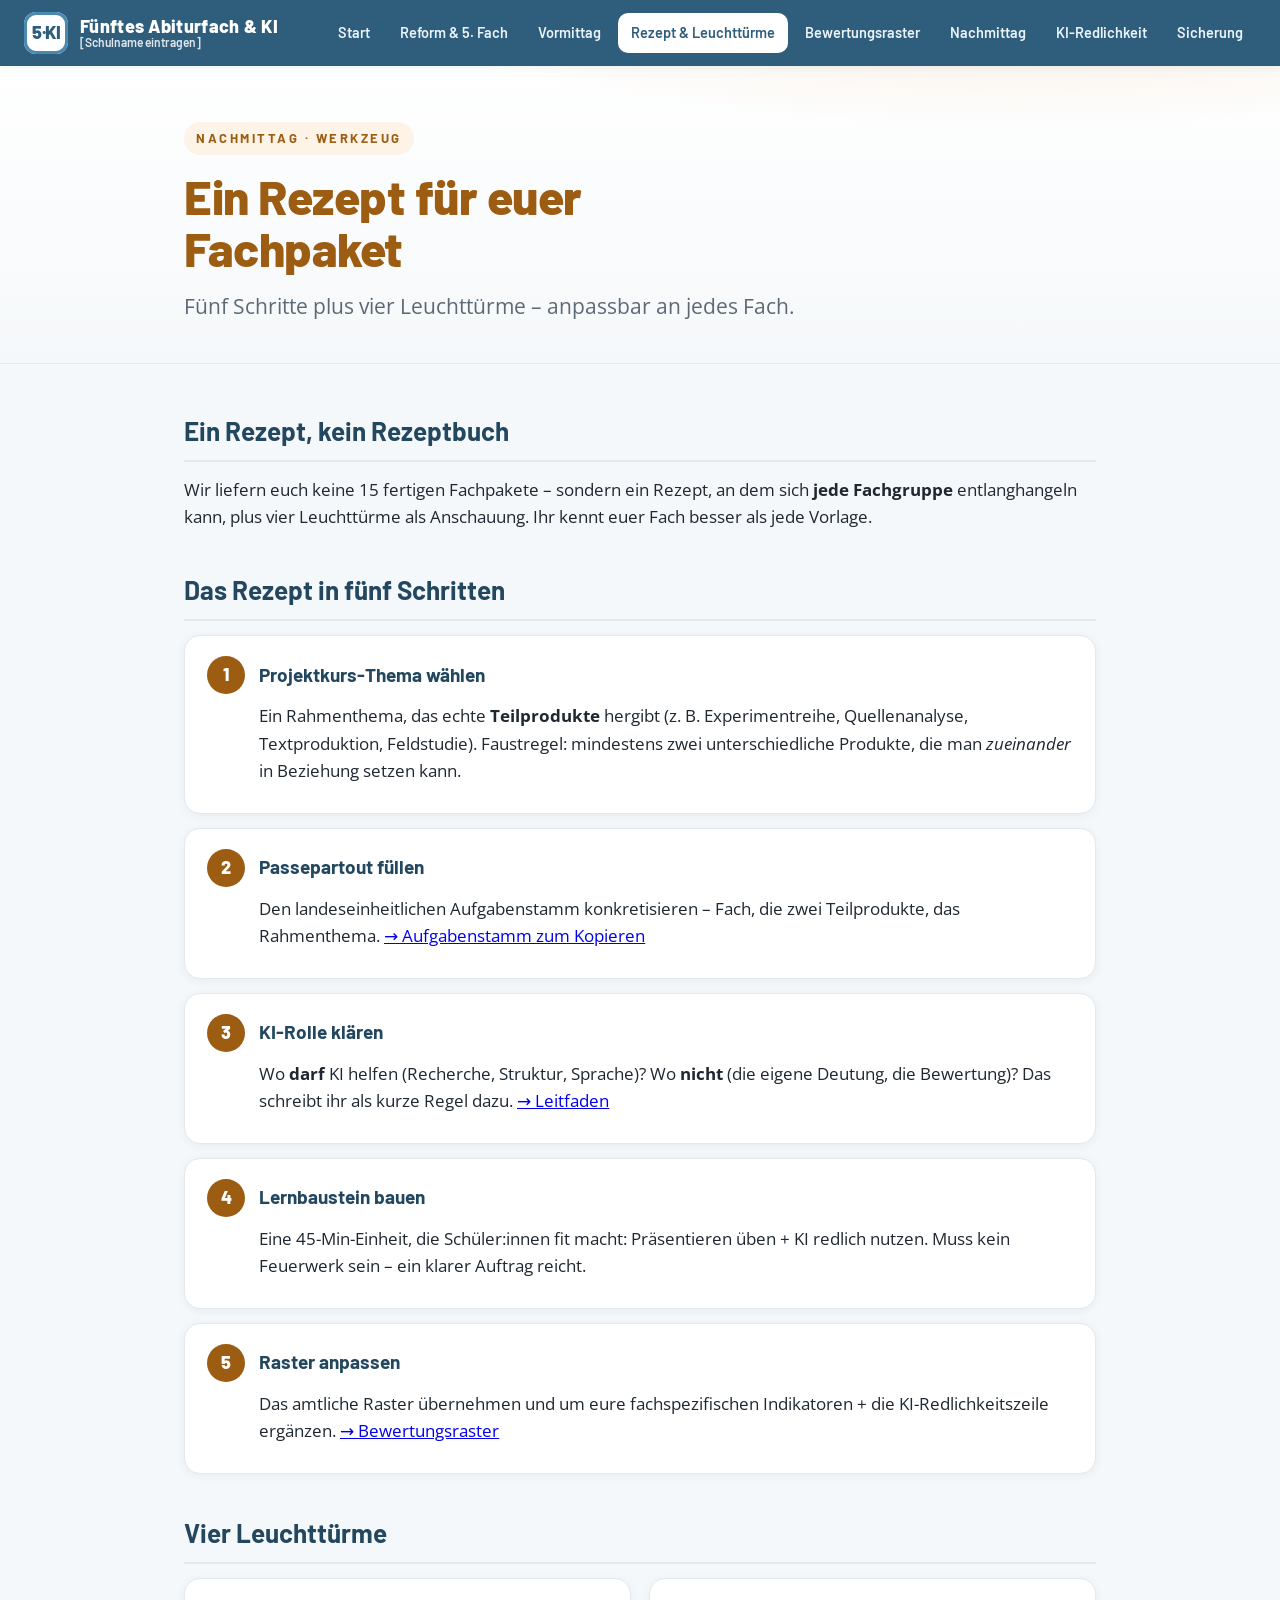
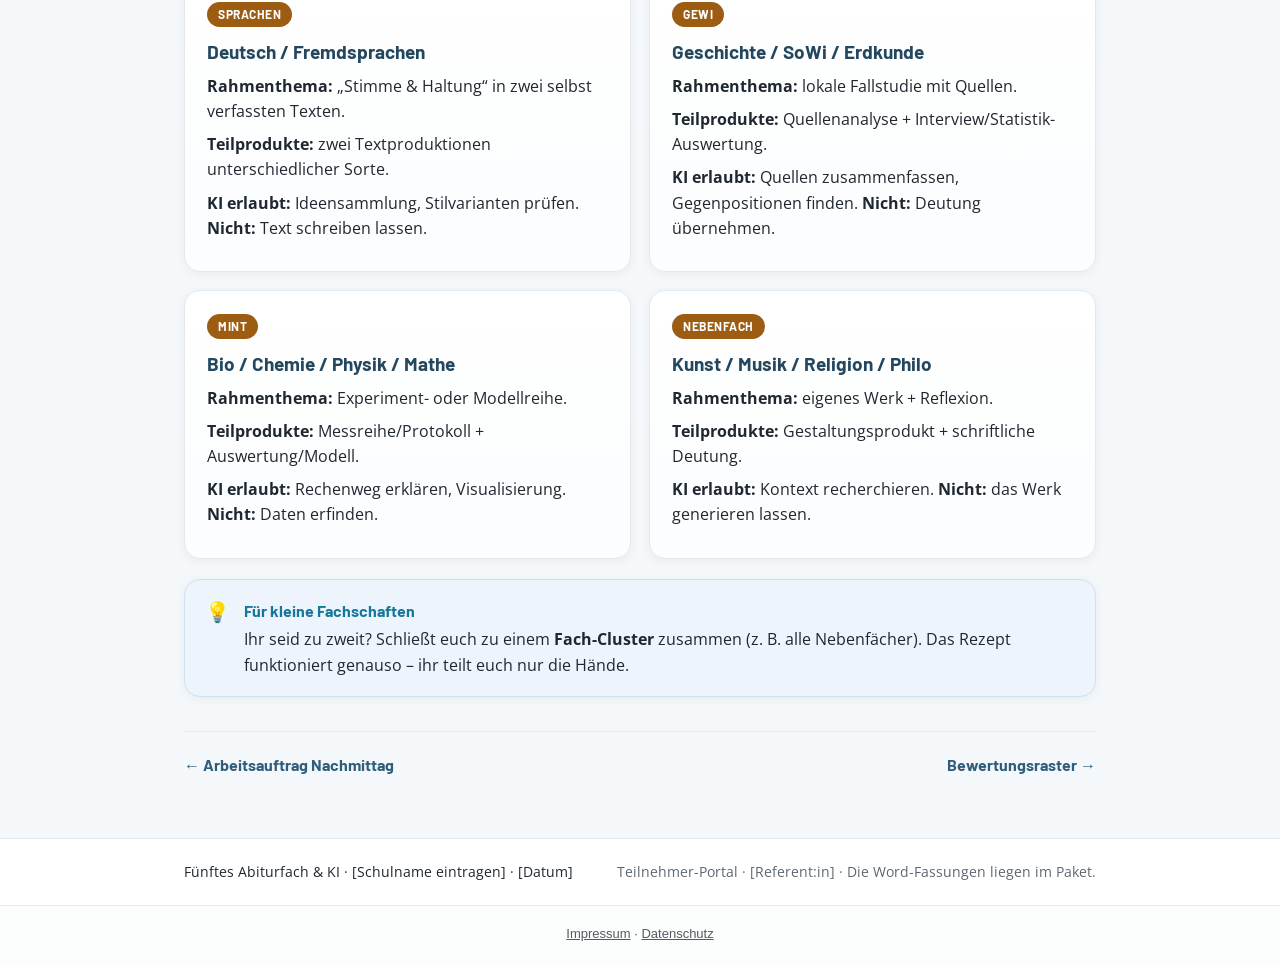
<file: rezept-leuchttuerme.html>
<!DOCTYPE html>
<html lang="de">
<head>
<meta charset="UTF-8">
<meta name="viewport" content="width=device-width, initial-scale=1.0">
<title>Rezept &amp; Leuchttürme · Fünftes Abiturfach & KI</title>
<link rel="preconnect" href="https://fonts.googleapis.com">
<link rel="preconnect" href="https://fonts.gstatic.com" crossorigin>
<link href="https://fonts.googleapis.com/css2?family=Barlow:wght@500;600;700;800&family=Open+Sans:wght@400;600;700&display=swap" rel="stylesheet">
<link rel="stylesheet" href="style.css">
<style>:root{--brand:#2f5d7c;--brand-d:#22475f;--brand-b:#4a89b0;--accent:#c8781f;--accent-d:#9c5c12;}</style>
</head>
<body class="phase-produzieren">
<header class="topbar">
  <a class='brand' href='/'>
    <span class="mark">5·KI</span>
    <span class="brandtext"><b>Fünftes Abiturfach & KI</b><small>[Schulname eintragen]</small></span>
  </a>
  <button class="burger" aria-label="Menü" data-burger><span></span><span></span><span></span></button>
  <nav class="mainnav" data-nav><a class href='/'>Start</a><a class href='/reform-fakten'>Reform & 5. Fach</a><a class href='/vormittag-auftrag'>Vormittag</a><a class='active' href='/rezept-leuchttuerme'>Rezept & Leuchttürme</a><a class href='/raster'>Bewertungsraster</a><a class href='/nachmittag-auftrag'>Nachmittag</a><a class href='/ki-redlichkeit'>KI-Redlichkeit</a><a class href='/sammel-reflexion'>Sicherung</a></nav>
</header>
<main>
  <section class="hero">
    <div class="wrap">
      <div class="kicker">Nachmittag · Werkzeug</div>
      <h1>Ein Rezept für euer Fachpaket</h1>
      <p class="lead">Fünf Schritte plus vier Leuchttürme – anpassbar an jedes Fach.</p>
    </div>
  </section>
  <div class="wrap content">
<h2>Ein Rezept, kein Rezeptbuch</h2><p>Wir liefern euch keine 15 fertigen Fachpakete – sondern ein Rezept, an dem sich <b>jede Fachgruppe</b> entlanghangeln kann, plus vier Leuchttürme als Anschauung. Ihr kennt euer Fach besser als jede Vorlage.</p><h2>Das Rezept in fünf Schritten</h2><ol class="steps">  <li><div class="step-head"><span class="step-num">1</span><h3>Projektkurs-Thema wählen</h3></div>    <div class="step-body"><p>Ein Rahmenthema, das echte <b>Teilprodukte</b> hergibt (z. B. Experimentreihe, Quellenanalyse, Textproduktion, Feldstudie). Faustregel: mindestens zwei unterschiedliche Produkte, die man <em>zueinander</em> in Beziehung setzen kann.</p></div></li>  <li><div class="step-head"><span class="step-num">2</span><h3>Passepartout füllen</h3></div>    <div class="step-body"><p>Den landeseinheitlichen Aufgabenstamm konkretisieren – Fach, die zwei Teilprodukte, das Rahmenthema. <a href='/reform-fakten'>→ Aufgabenstamm zum Kopieren</a></p></div></li>  <li><div class="step-head"><span class="step-num">3</span><h3>KI-Rolle klären</h3></div>    <div class="step-body"><p>Wo <b>darf</b> KI helfen (Recherche, Struktur, Sprache)? Wo <b>nicht</b> (die eigene Deutung, die Bewertung)? Das schreibt ihr als kurze Regel dazu. <a href='/ki-redlichkeit'>→ Leitfaden</a></p></div></li>  <li><div class="step-head"><span class="step-num">4</span><h3>Lernbaustein bauen</h3></div>    <div class="step-body"><p>Eine 45-Min-Einheit, die Schüler:innen fit macht: Präsentieren üben + KI redlich nutzen. Muss kein Feuerwerk sein – ein klarer Auftrag reicht.</p></div></li>  <li><div class="step-head"><span class="step-num">5</span><h3>Raster anpassen</h3></div>    <div class="step-body"><p>Das amtliche Raster übernehmen und um eure fachspezifischen Indikatoren + die KI-Redlichkeitszeile ergänzen. <a href='/raster'>→ Bewertungsraster</a></p></div></li></ol><h2>Vier Leuchttürme</h2><div class="grid cols-2">  <div class="card ex-card"><span class="chip">Sprachen</span><h3>Deutsch / Fremdsprachen</h3>    <p><b>Rahmenthema:</b> „Stimme &amp; Haltung“ in zwei selbst verfassten Texten.</p>    <p><b>Teilprodukte:</b> zwei Textproduktionen unterschiedlicher Sorte.</p>    <p><b>KI erlaubt:</b> Ideensammlung, Stilvarianten prüfen. <b>Nicht:</b> Text schreiben lassen.</p></div>  <div class="card ex-card"><span class="chip">GeWi</span><h3>Geschichte / SoWi / Erdkunde</h3>    <p><b>Rahmenthema:</b> lokale Fallstudie mit Quellen.</p>    <p><b>Teilprodukte:</b> Quellenanalyse + Interview/Statistik-Auswertung.</p>    <p><b>KI erlaubt:</b> Quellen zusammenfassen, Gegenpositionen finden. <b>Nicht:</b> Deutung übernehmen.</p></div>  <div class="card ex-card"><span class="chip">MINT</span><h3>Bio / Chemie / Physik / Mathe</h3>    <p><b>Rahmenthema:</b> Experiment- oder Modellreihe.</p>    <p><b>Teilprodukte:</b> Messreihe/Protokoll + Auswertung/Modell.</p>    <p><b>KI erlaubt:</b> Rechenweg erklären, Visualisierung. <b>Nicht:</b> Daten erfinden.</p></div>  <div class="card ex-card"><span class="chip">Nebenfach</span><h3>Kunst / Musik / Religion / Philo</h3>    <p><b>Rahmenthema:</b> eigenes Werk + Reflexion.</p>    <p><b>Teilprodukte:</b> Gestaltungsprodukt + schriftliche Deutung.</p>    <p><b>KI erlaubt:</b> Kontext recherchieren. <b>Nicht:</b> das Werk generieren lassen.</p></div></div><div class="callout tip"><div class="callout-icon">💡</div><div class="callout-body"><h4>Für kleine Fachschaften</h4><p>Ihr seid zu zweit? Schließt euch zu einem <b>Fach-Cluster</b> zusammen (z. B. alle Nebenfächer). Das Rezept funktioniert genauso – ihr teilt euch nur die Hände.</p></div></div><div class="nextrow"><a href='/nachmittag-auftrag'>← Arbeitsauftrag Nachmittag</a><a href='/raster'>Bewertungsraster →</a></div>
  </div>
</main>
<footer>
  <div class="wrap">
    <span>Fünftes Abiturfach & KI · [Schulname eintragen] · [Datum]</span>
    <span class="muted">Teilnehmer-Portal · [Referent:in] · Die Word-Fassungen liegen im Paket.</span>
  </div>
</footer>
<script src="app.js"></script>
<!-- rechtliches --><style>.erik-recht{font:13px/1.5 -apple-system,BlinkMacSystemFont,"Segoe UI",Roboto,sans-serif;text-align:center;padding:18px 12px 22px;opacity:.75}.erik-recht a{color:inherit}@media print{.erik-recht{display:none}}</style><footer class="erik-recht"><a href="https://erikdahlmann.github.io/impressum.html">Impressum</a> · <a href="https://erikdahlmann.github.io/datenschutz.html">Datenschutz</a></footer><!-- /rechtliches --></body>
</html>
</file>
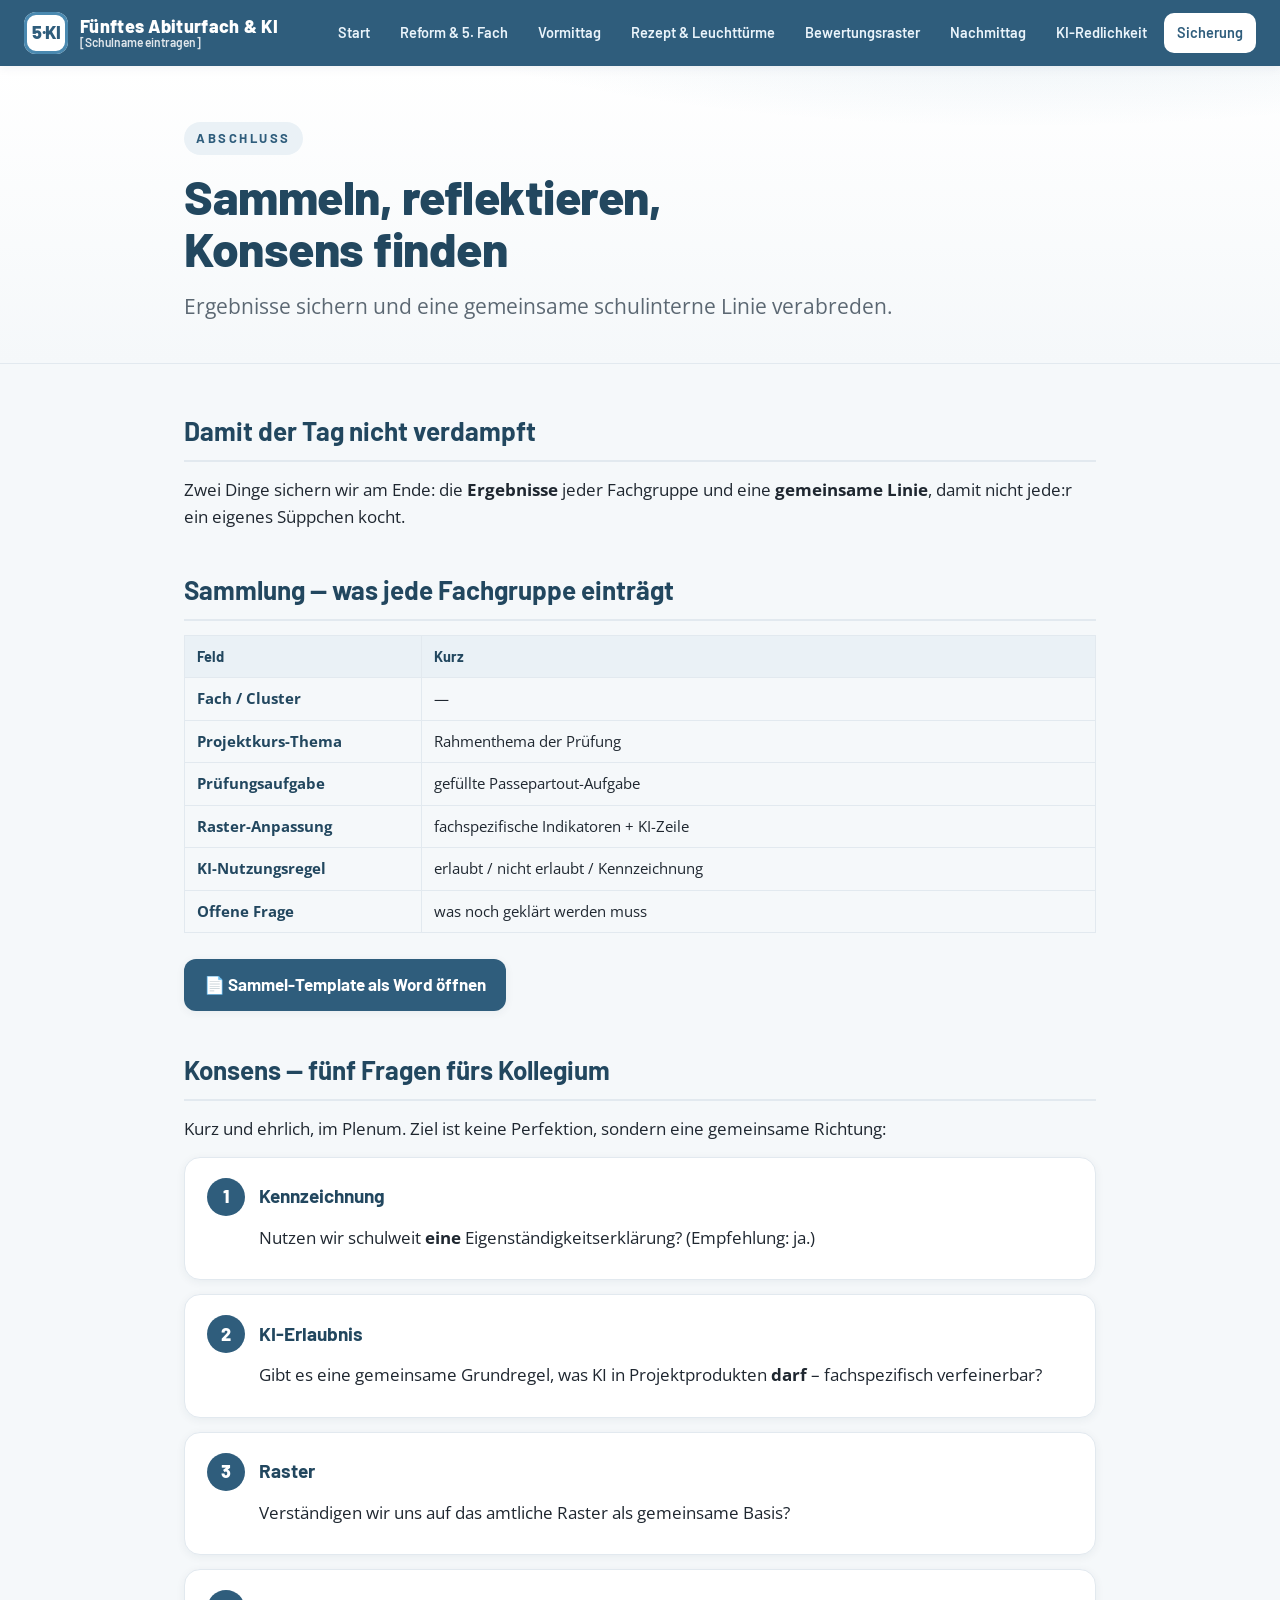
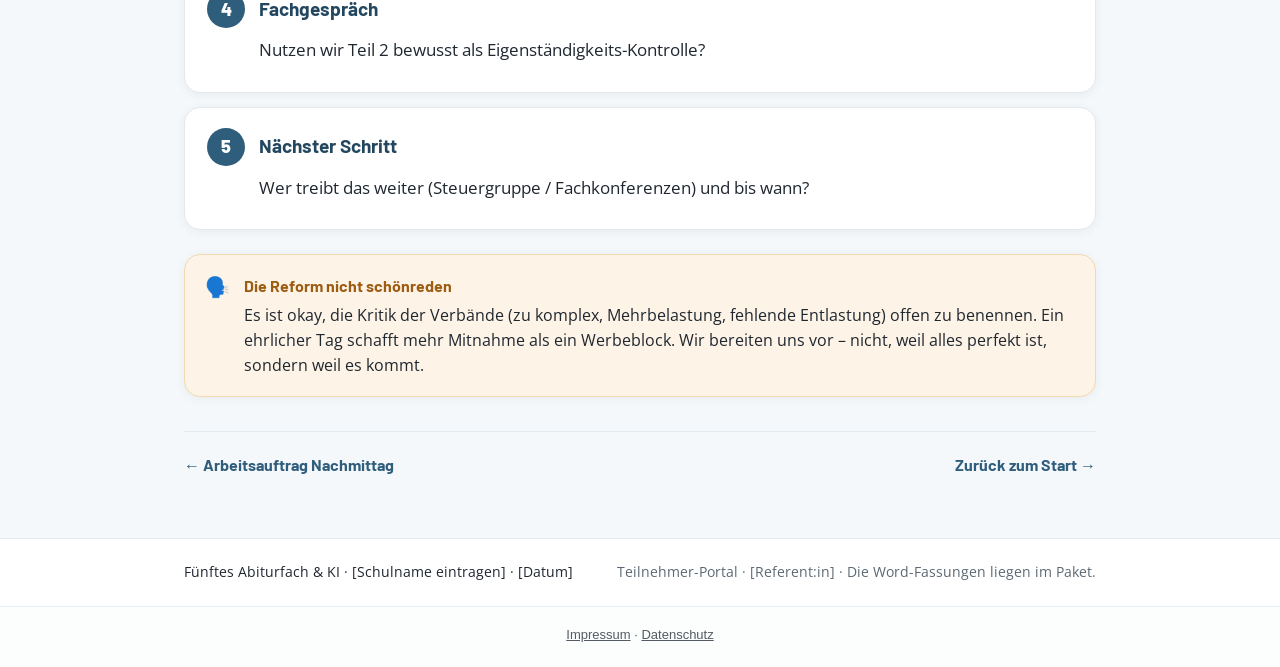
<file: sammel-reflexion.html>
<!DOCTYPE html>
<html lang="de">
<head>
<meta charset="UTF-8">
<meta name="viewport" content="width=device-width, initial-scale=1.0">
<title>Sicherung · Fünftes Abiturfach & KI</title>
<link rel="preconnect" href="https://fonts.googleapis.com">
<link rel="preconnect" href="https://fonts.gstatic.com" crossorigin>
<link href="https://fonts.googleapis.com/css2?family=Barlow:wght@500;600;700;800&family=Open+Sans:wght@400;600;700&display=swap" rel="stylesheet">
<link rel="stylesheet" href="style.css">
<style>:root{--brand:#2f5d7c;--brand-d:#22475f;--brand-b:#4a89b0;--accent:#c8781f;--accent-d:#9c5c12;}</style>
</head>
<body>
<header class="topbar">
  <a class='brand' href='/'>
    <span class="mark">5·KI</span>
    <span class="brandtext"><b>Fünftes Abiturfach & KI</b><small>[Schulname eintragen]</small></span>
  </a>
  <button class="burger" aria-label="Menü" data-burger><span></span><span></span><span></span></button>
  <nav class="mainnav" data-nav><a class href='/'>Start</a><a class href='/reform-fakten'>Reform & 5. Fach</a><a class href='/vormittag-auftrag'>Vormittag</a><a class href='/rezept-leuchttuerme'>Rezept & Leuchttürme</a><a class href='/raster'>Bewertungsraster</a><a class href='/nachmittag-auftrag'>Nachmittag</a><a class href='/ki-redlichkeit'>KI-Redlichkeit</a><a class='active' href='/sammel-reflexion'>Sicherung</a></nav>
</header>
<main>
  <section class="hero">
    <div class="wrap">
      <div class="kicker">Abschluss</div>
      <h1>Sammeln, reflektieren, Konsens finden</h1>
      <p class="lead">Ergebnisse sichern und eine gemeinsame schulinterne Linie verabreden.</p>
    </div>
  </section>
  <div class="wrap content">
<h2>Damit der Tag nicht verdampft</h2><p>Zwei Dinge sichern wir am Ende: die <b>Ergebnisse</b> jeder Fachgruppe und eine <b>gemeinsame Linie</b>, damit nicht jede:r ein eigenes Süppchen kocht.</p><h2>Sammlung — was jede Fachgruppe einträgt</h2><table class="grid-tbl"><thead><tr><th>Feld</th><th>Kurz</th></tr></thead><tbody><tr><td>Fach / Cluster</td><td>—</td></tr><tr><td>Projektkurs-Thema</td><td>Rahmenthema der Prüfung</td></tr><tr><td>Prüfungsaufgabe</td><td>gefüllte Passepartout-Aufgabe</td></tr><tr><td>Raster-Anpassung</td><td>fachspezifische Indikatoren + KI-Zeile</td></tr><tr><td>KI-Nutzungsregel</td><td>erlaubt / nicht erlaubt / Kennzeichnung</td></tr><tr><td>Offene Frage</td><td>was noch geklärt werden muss</td></tr></tbody></table><p><a class="pagelink" href="8_Sammel-und-Reflexions-Template.docx">📄 Sammel-Template als Word öffnen</a></p><h2>Konsens — fünf Fragen fürs Kollegium</h2><p>Kurz und ehrlich, im Plenum. Ziel ist keine Perfektion, sondern eine gemeinsame Richtung:</p><ol class="steps">  <li><div class="step-head"><span class="step-num">1</span><h3>Kennzeichnung</h3></div>    <div class="step-body"><p>Nutzen wir schulweit <b>eine</b> Eigenständigkeitserklärung? (Empfehlung: ja.)</p></div></li>  <li><div class="step-head"><span class="step-num">2</span><h3>KI-Erlaubnis</h3></div>    <div class="step-body"><p>Gibt es eine gemeinsame Grundregel, was KI in Projektprodukten <b>darf</b> – fachspezifisch verfeinerbar?</p></div></li>  <li><div class="step-head"><span class="step-num">3</span><h3>Raster</h3></div>    <div class="step-body"><p>Verständigen wir uns auf das amtliche Raster als gemeinsame Basis?</p></div></li>  <li><div class="step-head"><span class="step-num">4</span><h3>Fachgespräch</h3></div>    <div class="step-body"><p>Nutzen wir Teil 2 bewusst als Eigenständigkeits-Kontrolle?</p></div></li>  <li><div class="step-head"><span class="step-num">5</span><h3>Nächster Schritt</h3></div>    <div class="step-body"><p>Wer treibt das weiter (Steuergruppe / Fachkonferenzen) und bis wann?</p></div></li></ol><div class="callout warn"><div class="callout-icon">🗣️</div><div class="callout-body"><h4>Die Reform nicht schönreden</h4><p>Es ist okay, die Kritik der Verbände (zu komplex, Mehrbelastung, fehlende Entlastung) offen zu benennen. Ein ehrlicher Tag schafft mehr Mitnahme als ein Werbeblock. Wir bereiten uns vor – nicht, weil alles perfekt ist, sondern weil es kommt.</p></div></div><div class="nextrow"><a href='/nachmittag-auftrag'>← Arbeitsauftrag Nachmittag</a><a href='/'>Zurück zum Start →</a></div>
  </div>
</main>
<footer>
  <div class="wrap">
    <span>Fünftes Abiturfach & KI · [Schulname eintragen] · [Datum]</span>
    <span class="muted">Teilnehmer-Portal · [Referent:in] · Die Word-Fassungen liegen im Paket.</span>
  </div>
</footer>
<script src="app.js"></script>
<!-- rechtliches --><style>.erik-recht{font:13px/1.5 -apple-system,BlinkMacSystemFont,"Segoe UI",Roboto,sans-serif;text-align:center;padding:18px 12px 22px;opacity:.75}.erik-recht a{color:inherit}@media print{.erik-recht{display:none}}</style><footer class="erik-recht"><a href="https://erikdahlmann.github.io/impressum.html">Impressum</a> · <a href="https://erikdahlmann.github.io/datenschutz.html">Datenschutz</a></footer><!-- /rechtliches --></body>
</html>
</file>
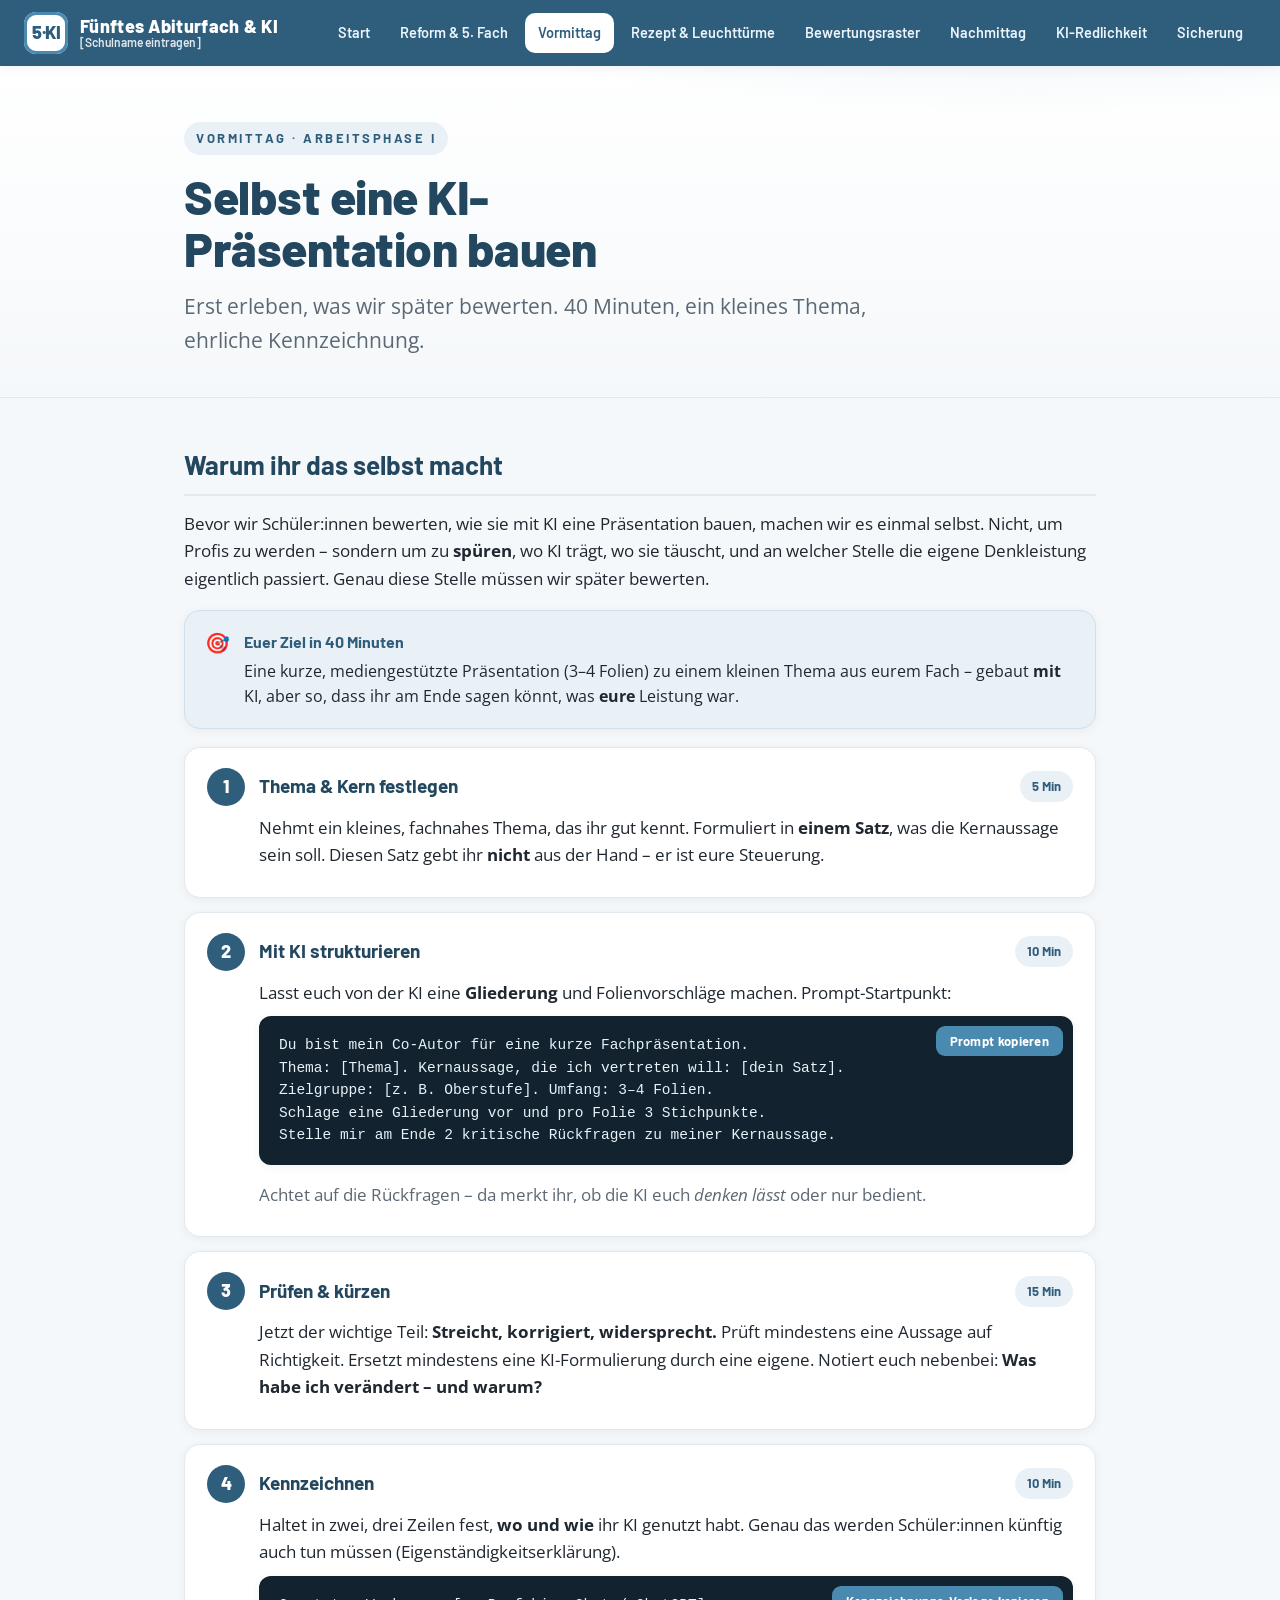
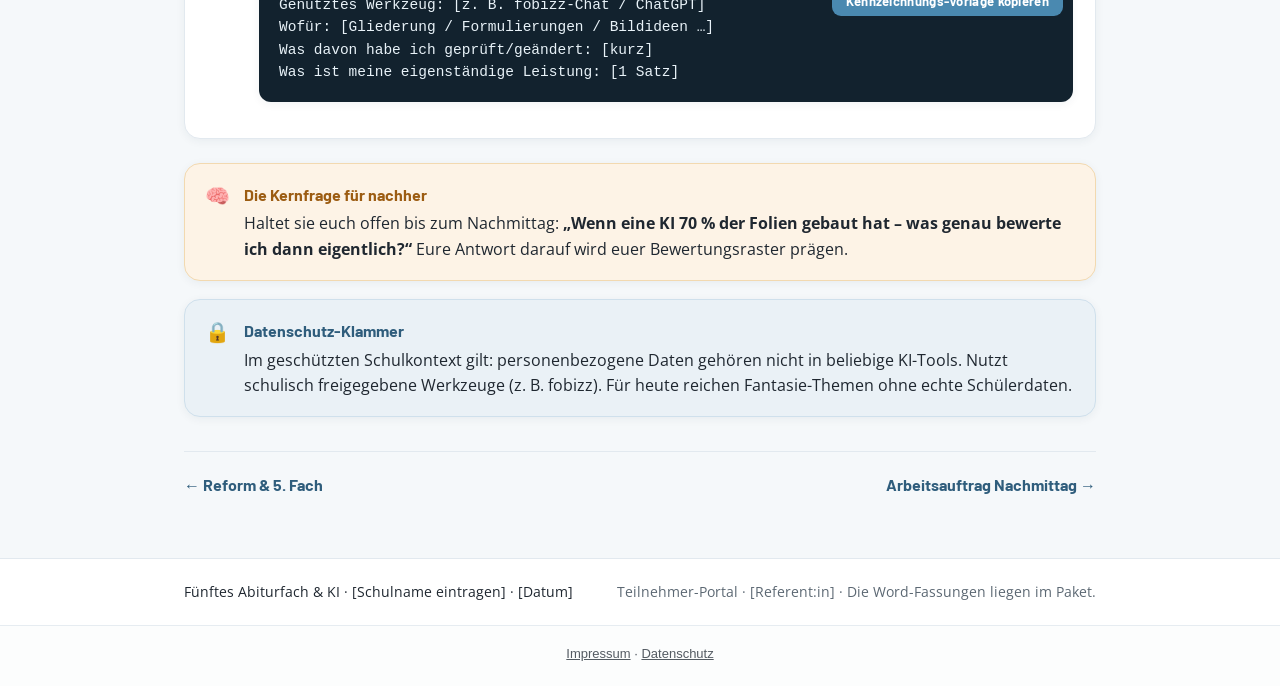
<file: vormittag-auftrag.html>
<!DOCTYPE html>
<html lang="de">
<head>
<meta charset="UTF-8">
<meta name="viewport" content="width=device-width, initial-scale=1.0">
<title>Arbeitsauftrag Vormittag · Fünftes Abiturfach & KI</title>
<link rel="preconnect" href="https://fonts.googleapis.com">
<link rel="preconnect" href="https://fonts.gstatic.com" crossorigin>
<link href="https://fonts.googleapis.com/css2?family=Barlow:wght@500;600;700;800&family=Open+Sans:wght@400;600;700&display=swap" rel="stylesheet">
<link rel="stylesheet" href="style.css">
<style>:root{--brand:#2f5d7c;--brand-d:#22475f;--brand-b:#4a89b0;--accent:#c8781f;--accent-d:#9c5c12;}</style>
</head>
<body>
<header class="topbar">
  <a class='brand' href='/'>
    <span class="mark">5·KI</span>
    <span class="brandtext"><b>Fünftes Abiturfach & KI</b><small>[Schulname eintragen]</small></span>
  </a>
  <button class="burger" aria-label="Menü" data-burger><span></span><span></span><span></span></button>
  <nav class="mainnav" data-nav><a class href='/'>Start</a><a class href='/reform-fakten'>Reform & 5. Fach</a><a class='active' href='/vormittag-auftrag'>Vormittag</a><a class href='/rezept-leuchttuerme'>Rezept & Leuchttürme</a><a class href='/raster'>Bewertungsraster</a><a class href='/nachmittag-auftrag'>Nachmittag</a><a class href='/ki-redlichkeit'>KI-Redlichkeit</a><a class href='/sammel-reflexion'>Sicherung</a></nav>
</header>
<main>
  <section class="hero">
    <div class="wrap">
      <div class="kicker">Vormittag · Arbeitsphase I</div>
      <h1>Selbst eine KI-Präsentation bauen</h1>
      <p class="lead">Erst erleben, was wir später bewerten. 40 Minuten, ein kleines Thema, ehrliche Kennzeichnung.</p>
    </div>
  </section>
  <div class="wrap content">
<h2>Warum ihr das selbst macht</h2><p>Bevor wir Schüler:innen bewerten, wie sie mit KI eine Präsentation bauen, machen wir es einmal selbst. Nicht, um Profis zu werden – sondern um zu <b>spüren</b>, wo KI trägt, wo sie täuscht, und an welcher Stelle die eigene Denkleistung eigentlich passiert. Genau diese Stelle müssen wir später bewerten.</p><div class="callout info"><div class="callout-icon">🎯</div><div class="callout-body"><h4>Euer Ziel in 40 Minuten</h4><p>Eine kurze, mediengestützte Präsentation (3–4 Folien) zu einem kleinen Thema aus eurem Fach – gebaut <b>mit</b> KI, aber so, dass ihr am Ende sagen könnt, was <b>eure</b> Leistung war.</p></div></div><ol class="steps">  <li><div class="step-head"><span class="step-num">1</span><h3>Thema &amp; Kern festlegen</h3><span class="time">5 Min</span></div>    <div class="step-body"><p>Nehmt ein kleines, fachnahes Thema, das ihr gut kennt. Formuliert in <b>einem Satz</b>, was die Kernaussage sein soll. Diesen Satz gebt ihr <b>nicht</b> aus der Hand – er ist eure Steuerung.</p></div></li>  <li><div class="step-head"><span class="step-num">2</span><h3>Mit KI strukturieren</h3><span class="time">10 Min</span></div>    <div class="step-body"><p>Lasst euch von der KI eine <b>Gliederung</b> und Folienvorschläge machen. Prompt-Startpunkt:</p><div class="codewrap"><button class="copybtn" data-copy>Prompt kopieren</button><pre><code>Du bist mein Co-Autor für eine kurze Fachpräsentation.
Thema: [Thema]. Kernaussage, die ich vertreten will: [dein Satz].
Zielgruppe: [z. B. Oberstufe]. Umfang: 3–4 Folien.
Schlage eine Gliederung vor und pro Folie 3 Stichpunkte.
Stelle mir am Ende 2 kritische Rückfragen zu meiner Kernaussage.</code></pre></div>    <p class="muted">Achtet auf die Rückfragen – da merkt ihr, ob die KI euch <em>denken lässt</em> oder nur bedient.</p></div></li>  <li><div class="step-head"><span class="step-num">3</span><h3>Prüfen &amp; kürzen</h3><span class="time">15 Min</span></div>    <div class="step-body"><p>Jetzt der wichtige Teil: <b>Streicht, korrigiert, widersprecht.</b> Prüft mindestens eine Aussage auf Richtigkeit. Ersetzt mindestens eine KI-Formulierung durch eine eigene. Notiert euch nebenbei: <b>Was habe ich verändert – und warum?</b></p></div></li>  <li><div class="step-head"><span class="step-num">4</span><h3>Kennzeichnen</h3><span class="time">10 Min</span></div>    <div class="step-body"><p>Haltet in zwei, drei Zeilen fest, <b>wo und wie</b> ihr KI genutzt habt. Genau das werden Schüler:innen künftig auch tun müssen (Eigenständigkeitserklärung).</p><div class="codewrap"><button class="copybtn" data-copy>Kennzeichnungs-Vorlage kopieren</button><pre><code>Genutztes Werkzeug: [z. B. fobizz-Chat / ChatGPT]
Wofür: [Gliederung / Formulierungen / Bildideen …]
Was davon habe ich geprüft/geändert: [kurz]
Was ist meine eigenständige Leistung: [1 Satz]</code></pre></div></div></li></ol><div class="callout warn"><div class="callout-icon">🧠</div><div class="callout-body"><h4>Die Kernfrage für nachher</h4><p>Haltet sie euch offen bis zum Nachmittag: <b>„Wenn eine KI 70 % der Folien gebaut hat – was genau bewerte ich dann eigentlich?“</b> Eure Antwort darauf wird euer Bewertungsraster prägen.</p></div></div><div class="callout info"><div class="callout-icon">🔒</div><div class="callout-body"><h4>Datenschutz-Klammer</h4><p>Im geschützten Schulkontext gilt: personenbezogene Daten gehören nicht in beliebige KI-Tools. Nutzt schulisch freigegebene Werkzeuge (z. B. fobizz). Für heute reichen Fantasie-Themen ohne echte Schülerdaten.</p></div></div><div class="nextrow"><a href='/reform-fakten'>← Reform &amp; 5. Fach</a><a href='/nachmittag-auftrag'>Arbeitsauftrag Nachmittag →</a></div>
  </div>
</main>
<footer>
  <div class="wrap">
    <span>Fünftes Abiturfach & KI · [Schulname eintragen] · [Datum]</span>
    <span class="muted">Teilnehmer-Portal · [Referent:in] · Die Word-Fassungen liegen im Paket.</span>
  </div>
</footer>
<script src="app.js"></script>
<!-- rechtliches --><style>.erik-recht{font:13px/1.5 -apple-system,BlinkMacSystemFont,"Segoe UI",Roboto,sans-serif;text-align:center;padding:18px 12px 22px;opacity:.75}.erik-recht a{color:inherit}@media print{.erik-recht{display:none}}</style><footer class="erik-recht"><a href="https://erikdahlmann.github.io/impressum.html">Impressum</a> · <a href="https://erikdahlmann.github.io/datenschutz.html">Datenschutz</a></footer><!-- /rechtliches --></body>
</html>
</file>
<file: style.css>
/* ============================================================
   Master-Paket "5. Abifach & KI" — Design-System (tokenisiert)
   Farben/Marke werden pro Schule im <head> jeder Seite über
   :root-Variablen gesetzt (siehe build_site.py / CONFIG).
   Dieses Stylesheet bleibt schulneutral.
   ============================================================ */
:root{
  /* Fallback-Werte (neutrales Preset). Werden pro Seite überschrieben. */
  --brand:#2f5d7c; --brand-d:#22475f; --brand-b:#4a89b0;
  --accent:#c8781f; --accent-d:#9c5c12;
  --ink:#1f2730; --muted:#5c6873; --paper:#ffffff; --bg:#f5f8fa;
  --wash:#eaf1f6; --wash-accent:#fdf3e6; --line:#e2e9ef; --code:#12222e;
  --shadow:0 6px 24px rgba(20,50,70,.09); --shadow-sm:0 2px 10px rgba(20,50,70,.06);
  --radius:16px;
}
*{box-sizing:border-box;margin:0;padding:0}
html{scroll-behavior:smooth}
body{font-family:"Open Sans",system-ui,-apple-system,Segoe UI,sans-serif;color:var(--ink);
  background:var(--bg);line-height:1.62;-webkit-font-smoothing:antialiased}
.wrap{max-width:960px;margin:0 auto;padding:0 24px}
h1,h2,h3,h4,.kicker,.brand,.chip,.step-num,.mark,.time,.copybtn,.badge{font-family:"Barlow","Open Sans",sans-serif}

/* topbar */
.topbar{position:sticky;top:0;z-index:50;display:flex;align-items:center;gap:18px;
  background:var(--brand);color:#fff;padding:12px 24px;box-shadow:var(--shadow-sm)}
.brand{display:flex;align-items:center;gap:12px;color:#fff;text-decoration:none;margin-right:auto}
.mark{display:grid;place-items:center;min-width:42px;height:42px;padding:0 8px;border-radius:12px;
  background:#fff;color:var(--brand);font-weight:800;font-size:18px;letter-spacing:-.5px;
  box-shadow:inset 0 0 0 3px var(--brand-b)}
.brandtext{display:flex;flex-direction:column;line-height:1.1}
.brandtext b{font-size:18px;font-weight:800;letter-spacing:.3px}
.brandtext small{font-size:12px;opacity:.85;font-weight:600}
.mainnav{display:flex;gap:4px;flex-wrap:wrap}
.mainnav a{color:#eaf4fb;text-decoration:none;font-family:"Barlow";font-weight:600;font-size:14.5px;
  padding:8px 13px;border-radius:10px;transition:background .15s,color .15s}
.mainnav a:hover{background:rgba(255,255,255,.14)}
.mainnav a.active{background:#fff;color:var(--brand)}
.burger{display:none;flex-direction:column;gap:5px;background:none;border:0;cursor:pointer;padding:8px}
.burger span{width:26px;height:3px;background:#fff;border-radius:3px}

/* hero */
.hero{background:
    radial-gradient(1200px 300px at 80% -40%, rgba(74,137,176,.20), transparent 60%),
    linear-gradient(180deg,#ffffff, var(--bg));
  border-bottom:1px solid var(--line);padding:56px 0 40px}
.phase-produzieren .hero{background:
    radial-gradient(1200px 300px at 80% -40%, rgba(200,120,31,.20), transparent 60%),
    linear-gradient(180deg,#ffffff, var(--bg))}
.kicker{display:inline-block;font-weight:700;letter-spacing:2.5px;text-transform:uppercase;
  font-size:13px;color:var(--brand);background:var(--wash);padding:6px 12px;border-radius:20px;margin-bottom:16px}
.phase-produzieren .kicker{color:var(--accent-d);background:var(--wash-accent)}
.hero h1{font-size:clamp(30px,5vw,48px);font-weight:800;line-height:1.08;letter-spacing:-.5px;color:var(--brand-d);max-width:18ch}
.phase-produzieren .hero h1{color:var(--accent-d)}
.lead{font-size:clamp(17px,2.2vw,21px);color:var(--muted);margin-top:14px;max-width:60ch}

/* content */
.content{padding-top:40px;padding-bottom:60px}
.content > h2{font-family:"Barlow";font-size:26px;font-weight:700;color:var(--brand-d);margin:38px 0 14px;
  padding-bottom:8px;border-bottom:2px solid var(--line)}
.content > h2:first-child{margin-top:6px}
.content h3.sub{font-family:"Barlow";font-size:20px;color:var(--brand-d);margin:22px 0 10px}
.content p{margin:0 0 14px;font-size:17px}
.content ul,.content ol{margin:0 0 16px;padding-left:0;list-style:none}
.content ul li{position:relative;padding-left:28px;margin-bottom:9px}
.content ul li::before{content:"";position:absolute;left:6px;top:11px;width:8px;height:8px;
  border-radius:50%;background:var(--brand-b)}
.content ul li b{color:var(--brand-d)}
.muted{color:var(--muted)}

/* status badges GESICHERT / ENTWURF */
.badge{display:inline-block;font-size:11.5px;font-weight:700;letter-spacing:.5px;text-transform:uppercase;
  padding:2px 9px;border-radius:20px;vertical-align:middle;margin-left:4px}
.badge.ok{background:#e6f4ea;color:#1d7a3e;box-shadow:inset 0 0 0 1px #bfe6cb}
.badge.draft{background:#fdf0e2;color:#a5610f;box-shadow:inset 0 0 0 1px #f2d3ac}

/* cards */
.grid{display:grid;gap:18px;margin:6px 0 20px}
.grid.cols-2{grid-template-columns:1fr 1fr}
.grid.cols-3{grid-template-columns:repeat(3,1fr)}
.card{background:var(--paper);border:1px solid var(--line);border-radius:var(--radius);
  padding:22px 22px;box-shadow:var(--shadow-sm)}
.card h3{font-size:19px;font-weight:700;color:var(--brand-d);margin-bottom:6px}
.card p{font-size:15.5px;margin-bottom:8px}
.card ul li{font-size:15px}
.chip{display:inline-block;font-size:12px;font-weight:700;letter-spacing:.5px;color:#fff;
  background:var(--brand);padding:3px 11px;border-radius:20px;margin-bottom:10px;text-transform:uppercase}
.phase-produzieren .chip{background:var(--accent-d)}

/* callouts */
.callout{display:flex;gap:14px;border-radius:var(--radius);padding:18px 20px;margin:18px 0;
  border:1px solid var(--line);background:var(--paper);box-shadow:var(--shadow-sm)}
.callout-icon{flex:0 0 auto;font-size:20px;line-height:1.4}
.callout h4{font-size:16px;margin-bottom:4px}
.callout p{font-size:15.5px;margin:0}
.callout ul{margin:6px 0 0}
.callout.info{background:var(--wash);border-color:#cfe0ec}
.callout.info .callout-icon,.callout.info h4{color:var(--brand)}
.callout.warn{background:var(--wash-accent);border-color:#f2d9b0}
.callout.warn .callout-icon,.callout.warn h4{color:var(--accent-d)}
.callout.tip{background:#eef4fb;border-color:#cfe0f2}
.callout.tip .callout-icon,.callout.tip h4{color:#15779b}

/* steps */
ol.steps{list-style:none;counter-reset:s;margin:10px 0 24px}
ol.steps>li{background:var(--paper);border:1px solid var(--line);border-radius:var(--radius);
  padding:20px 22px;margin-bottom:14px;box-shadow:var(--shadow-sm)}
.step-head{display:flex;align-items:center;gap:14px;margin-bottom:8px}
.step-num{flex:0 0 auto;display:grid;place-items:center;width:38px;height:38px;border-radius:50%;
  background:var(--brand);color:#fff;font-weight:800;font-size:18px}
.phase-produzieren .step-num{background:var(--accent-d)}
.step-head h3{font-size:19px;color:var(--brand-d);margin:0;flex:1}
.time{flex:0 0 auto;background:var(--wash);color:var(--brand);font-weight:700;font-size:13px;
  padding:5px 12px;border-radius:20px}
.step-body{padding-left:52px}
.step-body p{margin-bottom:8px}
.step-body ul li{font-size:15.5px}

/* code + copy */
.codewrap{position:relative;margin:10px 0 16px}
.codewrap pre{background:var(--code);color:#e8f2f8;border-radius:12px;padding:18px 20px;
  overflow:auto;font-size:14.5px;line-height:1.55;box-shadow:var(--shadow-sm)}
.codewrap code{font-family:"SF Mono",ui-monospace,Menlo,Consolas,monospace;white-space:pre-wrap}
.copybtn{position:absolute;top:10px;right:10px;background:var(--brand-b);color:#fff;border:0;
  font-weight:700;font-size:13px;padding:7px 14px;border-radius:9px;cursor:pointer;transition:.15s;letter-spacing:.3px}
.copybtn:hover{filter:brightness(.92)}
.copybtn.done{background:var(--accent);color:#3a2600}

/* tables */
table.ex{width:100%;border-collapse:collapse;font-size:15px}
table.ex th{text-align:left;vertical-align:top;color:var(--brand-d);font-family:"Barlow";font-weight:700;
  width:34%;padding:7px 12px 7px 0;border-bottom:1px solid var(--line)}
table.ex td{padding:7px 0;border-bottom:1px solid var(--line)}
table.ex tr:last-child th,table.ex tr:last-child td{border-bottom:0}
table.grid-tbl{width:100%;border-collapse:collapse;font-size:14.5px;margin:6px 0 18px}
table.grid-tbl th,table.grid-tbl td{border:1px solid var(--line);padding:9px 12px;vertical-align:top;text-align:left}
table.grid-tbl thead th{background:var(--wash);color:var(--brand-d);font-family:"Barlow"}
table.grid-tbl td:first-child{font-weight:700;color:var(--brand-d);width:26%}
.ex-card{background:linear-gradient(180deg,#ffffff,#fbfdfe)}

/* hub */
.overview{display:grid;grid-template-columns:1fr 1fr;gap:20px;margin:8px 0 26px}
.phasebox{border-radius:var(--radius);padding:26px;color:#fff;box-shadow:var(--shadow)}
.phasebox.vm{background:linear-gradient(140deg,var(--brand),var(--brand-d))}
.phasebox.nm{background:linear-gradient(140deg,var(--accent),var(--accent-d))}
.phasebox .ph-time{font-family:"Barlow";font-weight:700;opacity:.9;letter-spacing:1px;font-size:14px}
.phasebox h2{font-family:"Barlow";font-size:24px;margin:4px 0 10px;border:0;color:#fff;padding:0}
.phasebox p{font-size:15.5px;opacity:.95;margin-bottom:16px}
.phasebox .links{display:flex;flex-direction:column;gap:8px}
.phasebox .links a{background:rgba(255,255,255,.16);color:#fff;text-decoration:none;font-weight:600;
  font-family:"Barlow";padding:11px 16px;border-radius:11px;display:flex;justify-content:space-between;
  align-items:center;transition:.15s}
.phasebox .links a:hover{background:rgba(255,255,255,.28)}
.phasebox .links a span{opacity:.7}

/* timeline */
.timeline{margin:6px 0 10px}
.tl-row{display:grid;grid-template-columns:96px 1fr;gap:16px;padding:12px 0;border-bottom:1px solid var(--line)}
.tl-row:last-child{border:0}
.tl-time{font-family:"Barlow";font-weight:700;color:var(--brand)}
.tl-row.nm .tl-time{color:var(--accent-d)}
.tl-what b{color:var(--brand-d)}
.tl-row.brk .tl-what{color:var(--muted);font-style:italic}

/* misc */
.pagelink{display:inline-flex;align-items:center;gap:8px;background:var(--brand);color:#fff;
  text-decoration:none;font-family:"Barlow";font-weight:700;padding:12px 20px;border-radius:12px;
  margin-top:8px;box-shadow:var(--shadow-sm);transition:.15s}
.pagelink:hover{background:var(--brand-d)}
.dl-row{display:flex;flex-wrap:wrap;gap:10px;margin:10px 0 8px}
.dl-row a{display:inline-flex;align-items:center;gap:8px;background:var(--paper);border:1px solid var(--line);
  color:var(--brand-d);text-decoration:none;font-weight:600;font-size:14.5px;padding:9px 14px;border-radius:11px;
  box-shadow:var(--shadow-sm);transition:.15s}
.dl-row a:hover{border-color:var(--brand-b)}
.nextrow{display:flex;justify-content:space-between;gap:12px;margin-top:34px;padding-top:20px;border-top:1px solid var(--line)}
.nextrow a{color:var(--brand);text-decoration:none;font-weight:700;font-family:"Barlow"}
footer{border-top:1px solid var(--line);background:var(--paper)}
footer .wrap{display:flex;justify-content:space-between;gap:12px;flex-wrap:wrap;padding:22px 24px;font-size:14px}

@media(max-width:760px){
  .burger{display:flex}
  .mainnav{position:fixed;inset:56px 0 auto 0;flex-direction:column;background:var(--brand-d);
    padding:10px 16px 18px;gap:2px;display:none}
  .mainnav.open{display:flex}
  .mainnav a{font-size:16px;padding:12px 14px}
  .grid.cols-2,.grid.cols-3,.overview{grid-template-columns:1fr}
  .step-body{padding-left:0}
  table.grid-tbl td:first-child{width:auto}
}
</file>
